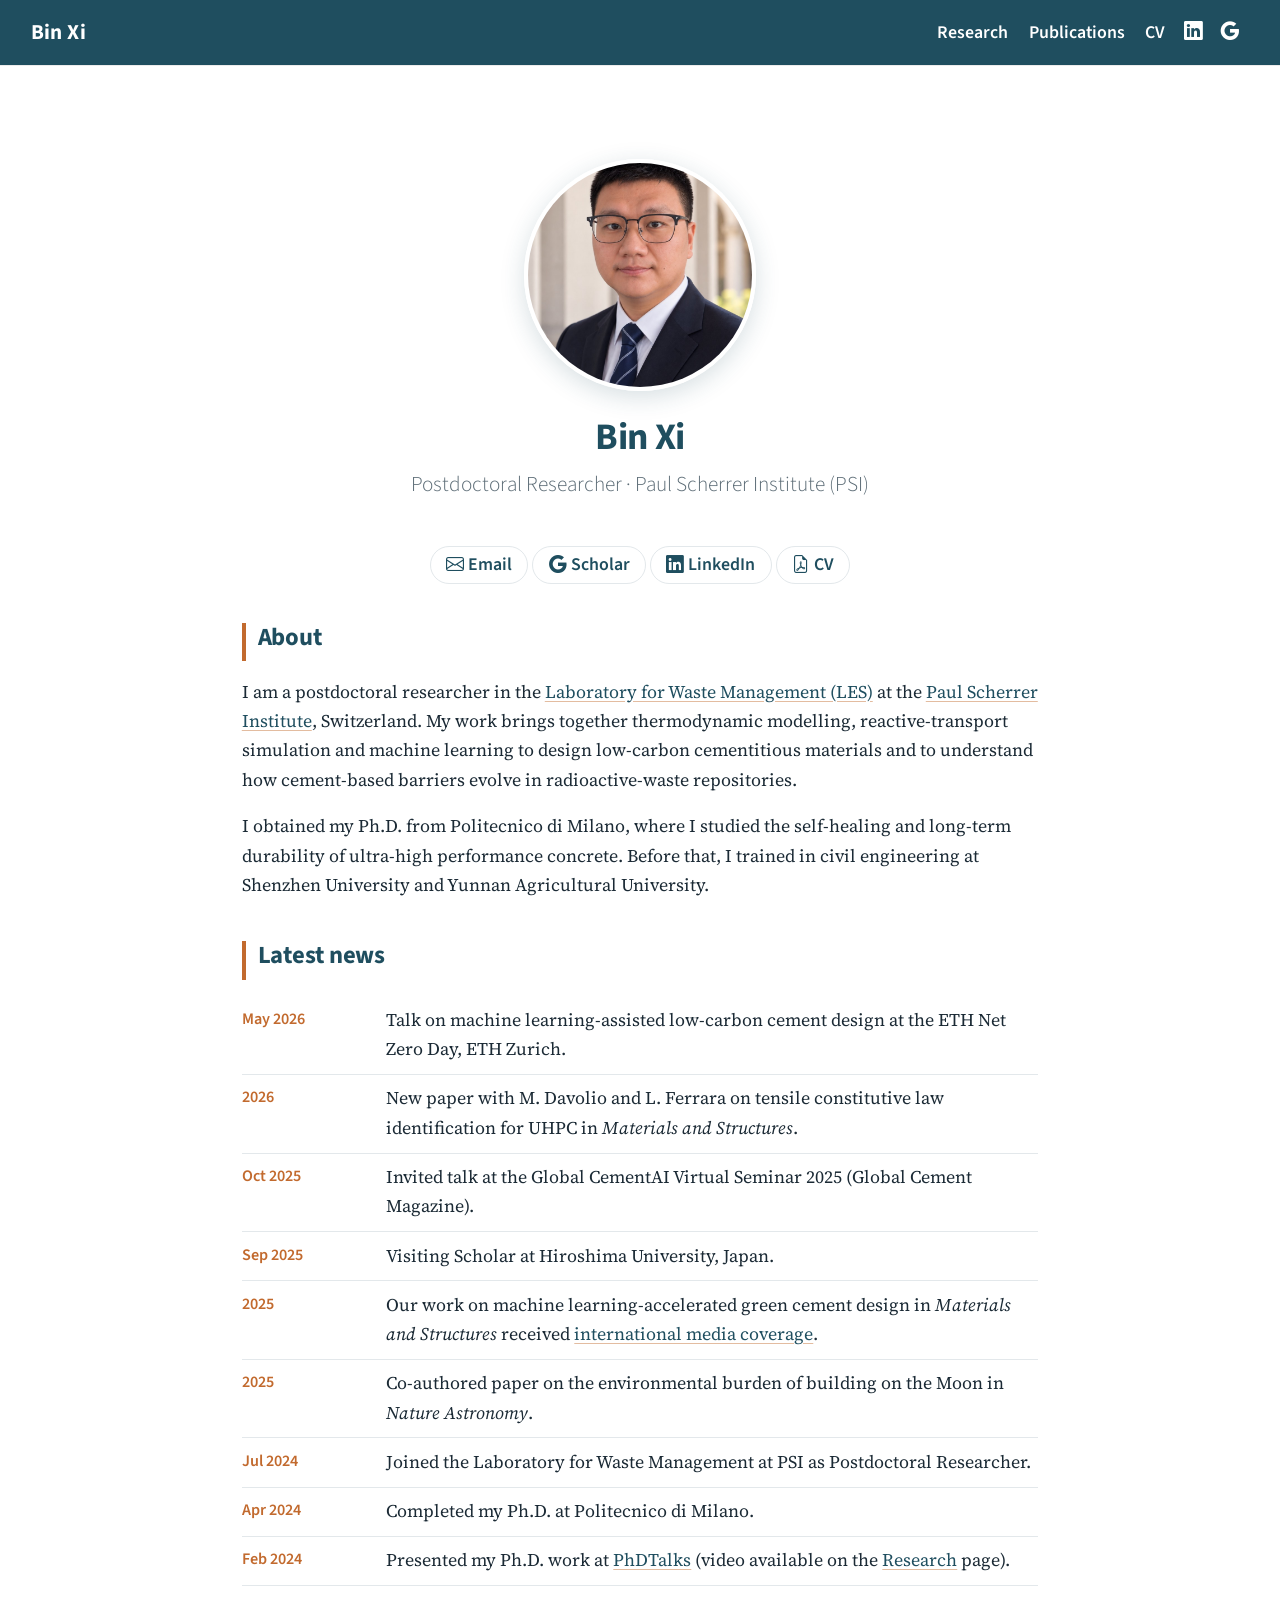
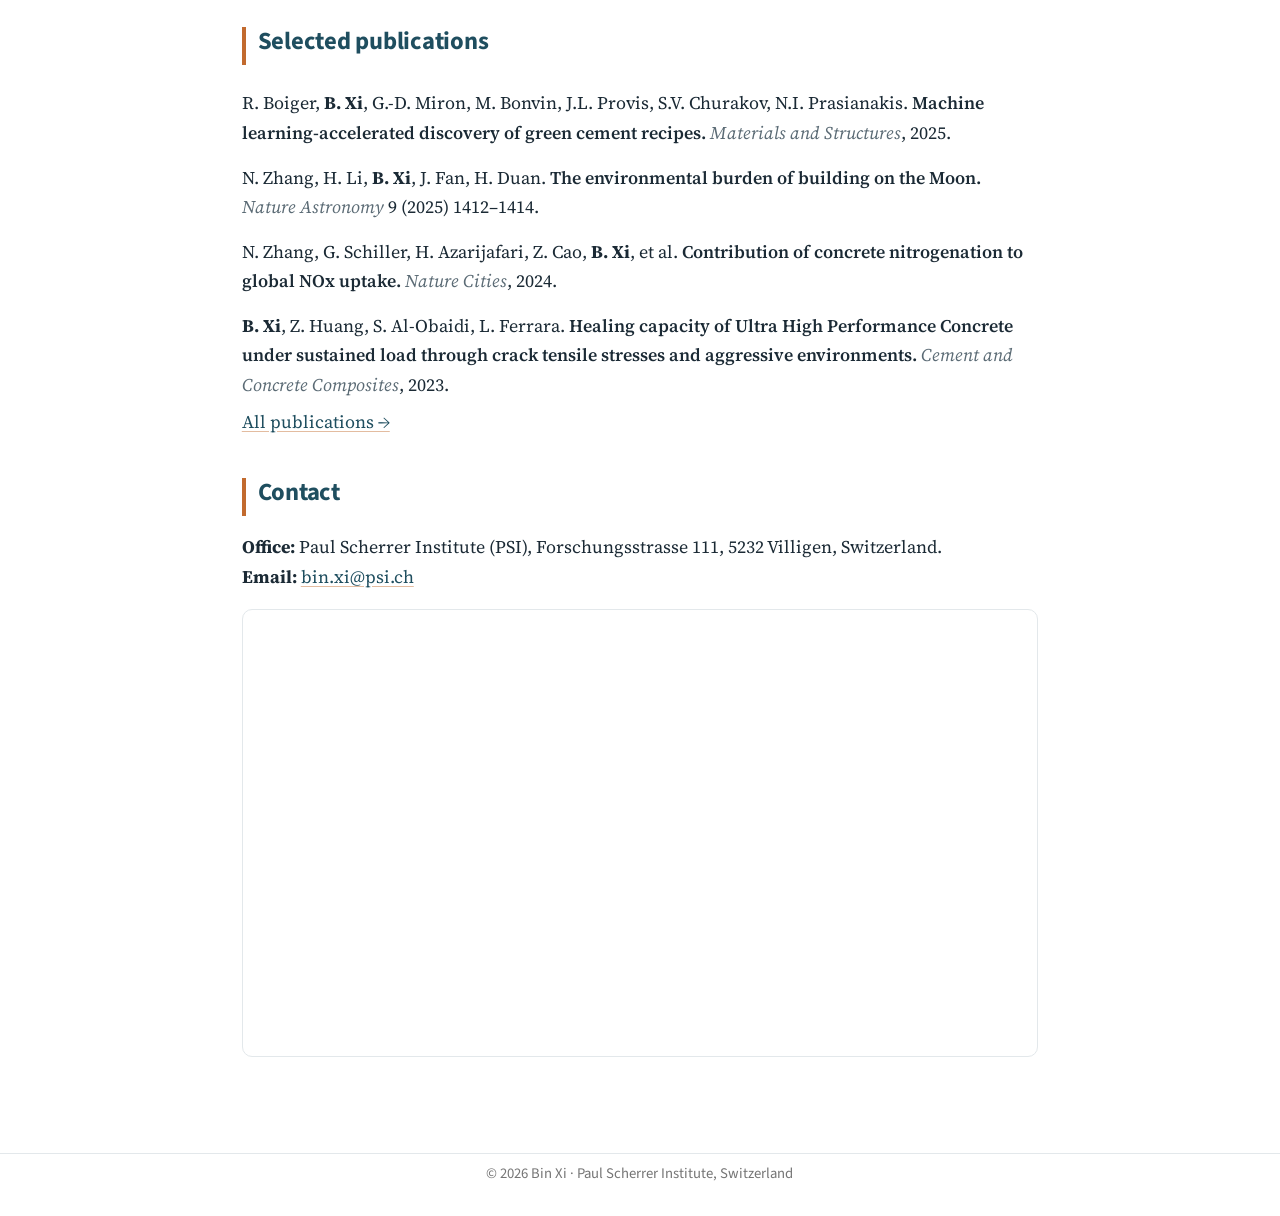
<file: index.html>
<!DOCTYPE html>
<html xmlns="http://www.w3.org/1999/xhtml" lang="en" xml:lang="en"><head>

<meta charset="utf-8">
<meta name="generator" content="quarto-1.10.18">

<meta name="viewport" content="width=device-width, initial-scale=1.0, user-scalable=yes">


<title>Bin Xi</title>
<style>
/* Default styles provided by pandoc.
** See https://pandoc.org/MANUAL.html#variables-for-html for config info.
*/
span.smallcaps{font-variant: small-caps;}
div.columns{display: flex; gap: 1.5em;}
div.column{flex: auto;}
@media screen {
div.columns{gap: min(4vw, 1.5em);}
div.column{overflow-x: auto;}
}
div.hanging-indent{margin-left: 1.5em; text-indent: -1.5em;}
ul.task-list{list-style: none;}
ul.task-list li input[type="checkbox"] {
  width: 0.8em;
  margin: 0 0.8em 0.2em -1em; /* quarto-specific, see https://github.com/quarto-dev/quarto-cli/issues/4556 */ 
  vertical-align: middle;
}
</style>


<script src="site_libs/quarto-nav/quarto-nav.js"></script>
<script src="site_libs/quarto-nav/headroom.min.js"></script>
<link href="./img/profile.jpg" rel="icon" type="image/jpeg">
<script src="site_libs/clipboard/clipboard.min.js"></script>
<script src="site_libs/quarto-html/quarto.js" type="module"></script>
<script src="site_libs/quarto-html/tabsets/tabsets.js" type="module"></script>
<script src="site_libs/quarto-html/popper.min.js"></script>
<script src="site_libs/quarto-html/tippy.umd.min.js"></script>
<link href="site_libs/quarto-html/tippy.css" rel="stylesheet">
<link href="site_libs/quarto-html/quarto-syntax-highlighting-64a204ab8560d761af7679ceaba22944.css" rel="stylesheet" id="quarto-text-highlighting-styles">
<script src="site_libs/bootstrap/bootstrap.min.js"></script>
<link href="site_libs/bootstrap/bootstrap-icons.css" rel="stylesheet">
<link href="site_libs/bootstrap/bootstrap-9de91b221978290f16c9a20ebdb90297.min.css" rel="stylesheet" append-hash="true" id="quarto-bootstrap" data-mode="light">
<script id="quarto-search-options" type="application/json">{
  "language": {
    "search-no-results-text": "No results",
    "search-matching-documents-text": "matching documents",
    "search-copy-link-title": "Copy link to search",
    "search-hide-matches-text": "Hide additional matches",
    "search-more-match-text": "more match in this document",
    "search-more-matches-text": "more matches in this document",
    "search-clear-button-title": "Clear",
    "search-text-placeholder": "",
    "search-detached-cancel-button-title": "Cancel",
    "search-submit-button-title": "Submit",
    "search-label": "Search"
  }
}</script>
<link rel="preconnect" href="https://fonts.googleapis.com">
<link rel="stylesheet" href="https://fonts.googleapis.com/css2?family=Source+Sans+3:wght@400;600;700&amp;family=Source+Serif+4:opsz,wght@8..60,400;8..60,600&amp;display=swap">


<link rel="stylesheet" href="styles.css">
</head>

<body class="nav-fixed fullcontent quarto-light">

<div id="quarto-search-results"></div>
  <header id="quarto-header" class="headroom fixed-top">
    <nav class="navbar navbar-expand-lg " data-bs-theme="dark">
      <div class="navbar-container container-fluid">
      <div class="navbar-brand-container mx-auto">
    <a class="navbar-brand" href="./index.html">
    <span class="navbar-title">Bin Xi</span>
    </a>
  </div>
          <button class="navbar-toggler" type="button" data-bs-toggle="collapse" data-bs-target="#navbarCollapse" aria-controls="navbarCollapse" role="menu" aria-expanded="false" aria-label="Toggle navigation" onclick="if (window.quartoToggleHeadroom) { window.quartoToggleHeadroom(); }">
  <span class="navbar-toggler-icon"></span>
</button>
          <div class="collapse navbar-collapse" id="navbarCollapse">
            <ul class="navbar-nav navbar-nav-scroll ms-auto">
  <li class="nav-item">
    <a class="nav-link" href="./research/index.html"> 
<span class="menu-text">Research</span></a>
  </li>  
  <li class="nav-item">
    <a class="nav-link" href="./publications/index.html"> 
<span class="menu-text">Publications</span></a>
  </li>  
  <li class="nav-item">
    <a class="nav-link" href="./cv/index.html"> 
<span class="menu-text">CV</span></a>
  </li>  
  <li class="nav-item compact">
    <a class="nav-link" href="https://www.linkedin.com/in/bin-xi-845126198/"> <i class="bi bi-linkedin" role="img" aria-label="LinkedIn">
</i> 
<span class="menu-text"></span></a>
  </li>  
  <li class="nav-item compact">
    <a class="nav-link" href="https://scholar.google.com.hk/citations?user=9k0KQtoAAAAJ&amp;hl=en"> <i class="bi bi-google" role="img" aria-label="Google Scholar">
</i> 
<span class="menu-text"></span></a>
  </li>  
</ul>
          </div> <!-- /navcollapse -->
            <div class="quarto-navbar-tools">
</div>
      </div> <!-- /container-fluid -->
    </nav>
</header>
<!-- content -->
<div id="quarto-content" class="quarto-container page-columns page-rows-contents page-layout-article page-navbar">
<!-- sidebar -->
<!-- margin-sidebar -->
    
<!-- main -->
<div class="quarto-about-jolla">
  <img src="img/profile.jpg" class="about-image
  round " style="height: 13em; width: 13em;">
 <header id="title-block-header" class="quarto-title-block default">
<div class="quarto-title">
<h1 class="title">Bin Xi</h1>
<p class="subtitle lead">Postdoctoral Researcher · Paul Scherrer Institute (PSI)</p>
</div>
<div class="quarto-title-meta">
  </div>
</header><main class="content" id="quarto-document-content">
<div class="hero-links">
<p><a href="mailto:bin.xi@psi.ch"><i class="bi bi-envelope"></i> Email</a> <a href="https://scholar.google.com.hk/citations?user=9k0KQtoAAAAJ&amp;hl=en"><i class="bi bi-google"></i> Scholar</a> <a href="https://www.linkedin.com/in/bin-xi-845126198/"><i class="bi bi-linkedin"></i> LinkedIn</a> <a href="papers/Bin_Xi_CV.pdf"><i class="bi bi-file-earmark-pdf"></i> CV</a></p>
</div>
<section id="about" class="level2">
<h2 data-anchor-id="about">About</h2>
<p>I am a postdoctoral researcher in the <a href="https://www.psi.ch/en/les">Laboratory for Waste Management (LES)</a> at the <a href="https://www.psi.ch/en">Paul Scherrer Institute</a>, Switzerland. My work brings together thermodynamic modelling, reactive-transport simulation and machine learning to design low-carbon cementitious materials and to understand how cement-based barriers evolve in radioactive-waste repositories.</p>
<p>I obtained my Ph.D.&nbsp;from Politecnico di Milano, where I studied the self-healing and long-term durability of ultra-high performance concrete. Before that, I trained in civil engineering at Shenzhen University and Yunnan Agricultural University.</p>
</section>
<section id="latest-news" class="level2">
<h2 data-anchor-id="latest-news">Latest news</h2>
<ul class="news">
<li>
<span class="news-date">May 2026</span><span>Talk on machine learning-assisted low-carbon cement design at the ETH Net Zero Day, ETH Zurich.</span>
</li>
<li>
<span class="news-date">2026</span><span>New paper with M. Davolio and L. Ferrara on tensile constitutive law identification for UHPC in <em>Materials and Structures</em>.</span>
</li>
<li>
<span class="news-date">Oct 2025</span><span>Invited talk at the Global CementAI Virtual Seminar 2025 (Global Cement Magazine).</span>
</li>
<li>
<span class="news-date">Sep 2025</span><span>Visiting Scholar at Hiroshima University, Japan.</span>
</li>
<li>
<span class="news-date">2025</span><span>Our work on machine learning-accelerated green cement design in <em>Materials and Structures</em> received <a href="https://www.linkedin.com/feed/update/urn:li:share:7341001446038908931/">international media coverage</a>.</span>
</li>
<li>
<span class="news-date">2025</span><span>Co-authored paper on the environmental burden of building on the Moon in <em>Nature Astronomy</em>.</span>
</li>
<li>
<span class="news-date">Jul 2024</span><span>Joined the Laboratory for Waste Management at PSI as Postdoctoral Researcher.</span>
</li>
<li>
<span class="news-date">Apr 2024</span><span>Completed my Ph.D.&nbsp;at Politecnico di Milano.</span>
</li>
<li>
<span class="news-date">Feb 2024</span><span>Presented my Ph.D.&nbsp;work at <a href="https://www.youtube.com/watch?v=-aVcs7i1EV4">PhDTalks</a> (video available on the <a href="./research/index.html#talks-and-videos">Research</a> page).</span>
</li>
</ul>
</section>
<section id="selected-publications" class="level2">
<h2 data-anchor-id="selected-publications">Selected publications</h2>
<ul class="pubs">
<li>
R. Boiger, <strong>B. Xi</strong>, G.-D. Miron, M. Bonvin, J.L. Provis, S.V. Churakov, N.I. Prasianakis. <span class="pub-title">Machine learning-accelerated discovery of green cement recipes.</span> <span class="pub-venue">Materials and Structures</span>, 2025.
</li>
<li>
N. Zhang, H. Li, <strong>B. Xi</strong>, J. Fan, H. Duan. <span class="pub-title">The environmental burden of building on the Moon.</span> <span class="pub-venue">Nature Astronomy</span> 9 (2025) 1412–1414.
</li>
<li>
N. Zhang, G. Schiller, H. Azarijafari, Z. Cao, <strong>B. Xi</strong>, et al.&nbsp;<span class="pub-title">Contribution of concrete nitrogenation to global NOx uptake.</span> <span class="pub-venue">Nature Cities</span>, 2024.
</li>
<li>
<strong>B. Xi</strong>, Z. Huang, S. Al-Obaidi, L. Ferrara. <span class="pub-title">Healing capacity of Ultra High Performance Concrete under sustained load through crack tensile stresses and aggressive environments.</span> <span class="pub-venue">Cement and Concrete Composites</span>, 2023.
</li>
</ul>
<p><a href="./publications/index.html">All publications →</a></p>
</section>
<section id="contact" class="level2">
<h2 data-anchor-id="contact">Contact</h2>
<p><strong>Office:</strong> Paul Scherrer Institute (PSI), Forschungsstrasse 111, 5232 Villigen, Switzerland.<br> <strong>Email:</strong> <a href="mailto:bin.xi@psi.ch">bin.xi@psi.ch</a></p>
<div class="map-wrap">
<iframe src="https://maps.google.com/maps?q=Paul%20Scherrer%20Institut%2C%20Forschungsstrasse%20111%2C%205232%20Villigen&amp;z=14&amp;output=embed" title="Map of the Paul Scherrer Institute" loading="lazy" allowfullscreen="" referrerpolicy="strict-origin-when-cross-origin">
</iframe>
</div>


</section>
</main>  
</div>
 <!-- /main -->
<script id="quarto-html-after-body" type="application/javascript">
  window.document.addEventListener("DOMContentLoaded", function (event) {
    const isCodeAnnotation = (el) => {
      for (const clz of el.classList) {
        if (clz.startsWith('code-annotation-')) {                     
          return true;
        }
      }
      return false;
    }
    const onCopySuccess = function(e) {
      // button target
      const button = e.trigger;
      // don't keep focus
      button.blur();
      // flash "checked"
      button.classList.add('code-copy-button-checked');
      var currentTitle = button.getAttribute("title");
      button.setAttribute("title", "Copied!");
      let tooltip;
      if (window.bootstrap) {
        button.setAttribute("data-bs-toggle", "tooltip");
        button.setAttribute("data-bs-placement", "left");
        button.setAttribute("data-bs-title", "Copied!");
        tooltip = new bootstrap.Tooltip(button, 
          { trigger: "manual", 
            customClass: "code-copy-button-tooltip",
            offset: [0, -8]});
        tooltip.show();    
      }
      setTimeout(function() {
        if (tooltip) {
          tooltip.hide();
          button.removeAttribute("data-bs-title");
          button.removeAttribute("data-bs-toggle");
          button.removeAttribute("data-bs-placement");
        }
        button.setAttribute("title", currentTitle);
        button.classList.remove('code-copy-button-checked');
      }, 1000);
      // clear code selection
      e.clearSelection();
    }
    const getTextToCopy = function(trigger) {
      const outerScaffold = trigger.parentElement.cloneNode(true);
      const codeEl = outerScaffold.querySelector('code');
      for (const childEl of codeEl.children) {
        if (isCodeAnnotation(childEl)) {
          childEl.remove();
        }
      }
      return codeEl.innerText;
    }
    const clipboard = new window.ClipboardJS('.code-copy-button:not([data-in-quarto-modal])', {
      text: getTextToCopy
    });
    clipboard.on('success', onCopySuccess);
    if (window.document.getElementById('quarto-embedded-source-code-modal')) {
      const clipboardModal = new window.ClipboardJS('.code-copy-button[data-in-quarto-modal]', {
        text: getTextToCopy,
        container: window.document.getElementById('quarto-embedded-source-code-modal')
      });
      clipboardModal.on('success', onCopySuccess);
    }
      var localhostRegex = new RegExp(/^(?:http|https):\/\/localhost\:?[0-9]*\//);
      var mailtoRegex = new RegExp(/^mailto:/);
        var filterRegex = new RegExp('/' + window.location.host + '/');
      var isInternal = (href) => {
          return filterRegex.test(href) || localhostRegex.test(href) || mailtoRegex.test(href);
      }
      // Inspect non-navigation links and adorn them if external
     var links = window.document.querySelectorAll('a[href]:not(.nav-link):not(.navbar-brand):not(.toc-action):not(.sidebar-link):not(.sidebar-item-toggle):not(.pagination-link):not(.no-external):not([aria-hidden]):not(.dropdown-item):not(.quarto-navigation-tool):not(.about-link)');
      for (var i=0; i<links.length; i++) {
        const link = links[i];
        if (!isInternal(link.href)) {
          // undo the damage that might have been done by quarto-nav.js in the case of
          // links that we want to consider external
          if (link.dataset.originalHref !== undefined) {
            link.href = link.dataset.originalHref;
          }
        }
      }
    function tippyHover(el, contentFn, onTriggerFn, onUntriggerFn) {
      const config = {
        allowHTML: true,
        maxWidth: 500,
        delay: 100,
        arrow: false,
        appendTo: function(el) {
            return el.parentElement;
        },
        interactive: true,
        interactiveBorder: 10,
        theme: 'quarto',
        placement: 'bottom-start',
      };
      if (contentFn) {
        config.content = contentFn;
      }
      if (onTriggerFn) {
        config.onTrigger = onTriggerFn;
      }
      if (onUntriggerFn) {
        config.onUntrigger = onUntriggerFn;
      }
      window.tippy(el, config); 
    }
    const noterefs = window.document.querySelectorAll('a[role="doc-noteref"]');
    for (var i=0; i<noterefs.length; i++) {
      const ref = noterefs[i];
      tippyHover(ref, function() {
        // use id or data attribute instead here
        let href = ref.getAttribute('data-footnote-href') || ref.getAttribute('href');
        try { href = new URL(href).hash; } catch {}
        const id = href.replace(/^#\/?/, "");
        const note = window.document.getElementById(id);
        if (note) {
          return note.innerHTML;
        } else {
          return "";
        }
      });
    }
    const xrefs = window.document.querySelectorAll('a.quarto-xref');
    const processXRef = (id, note) => {
      // Strip column container classes
      const stripColumnClz = (el) => {
        el.classList.remove("page-full", "page-columns");
        if (el.children) {
          for (const child of el.children) {
            stripColumnClz(child);
          }
        }
      }
      stripColumnClz(note)
      if (id === null || id.startsWith('sec-')) {
        // Special case sections, only their first couple elements
        const container = document.createElement("div");
        if (note.children && note.children.length > 2) {
          container.appendChild(note.children[0].cloneNode(true));
          for (let i = 1; i < note.children.length; i++) {
            const child = note.children[i];
            if (child.tagName === "P" && child.innerText === "") {
              continue;
            } else {
              container.appendChild(child.cloneNode(true));
              break;
            }
          }
          if (window.Quarto?.typesetMath) {
            window.Quarto.typesetMath(container);
          }
          return container.innerHTML
        } else {
          if (window.Quarto?.typesetMath) {
            window.Quarto.typesetMath(note);
          }
          return note.innerHTML;
        }
      } else {
        // Remove any anchor links if they are present
        const anchorLink = note.querySelector('a.anchorjs-link');
        if (anchorLink) {
          anchorLink.remove();
        }
        if (window.Quarto?.typesetMath) {
          window.Quarto.typesetMath(note);
        }
        if (note.classList.contains("callout")) {
          return note.outerHTML;
        } else {
          return note.innerHTML;
        }
      }
    }
    for (var i=0; i<xrefs.length; i++) {
      const xref = xrefs[i];
      tippyHover(xref, undefined, function(instance) {
        instance.disable();
        let url = xref.getAttribute('href');
        let hash = undefined; 
        if (url.startsWith('#')) {
          hash = url;
        } else {
          try { hash = new URL(url).hash; } catch {}
        }
        if (hash) {
          const id = hash.replace(/^#\/?/, "");
          const note = window.document.getElementById(id);
          if (note !== null) {
            try {
              const html = processXRef(id, note.cloneNode(true));
              instance.setContent(html);
            } finally {
              instance.enable();
              instance.show();
            }
          } else {
            // See if we can fetch this
            fetch(url.split('#')[0])
            .then(res => res.text())
            .then(html => {
              const parser = new DOMParser();
              const htmlDoc = parser.parseFromString(html, "text/html");
              const note = htmlDoc.getElementById(id);
              if (note !== null) {
                const html = processXRef(id, note);
                instance.setContent(html);
              } 
            }).finally(() => {
              instance.enable();
              instance.show();
            });
          }
        } else {
          // See if we can fetch a full url (with no hash to target)
          // This is a special case and we should probably do some content thinning / targeting
          fetch(url)
          .then(res => res.text())
          .then(html => {
            const parser = new DOMParser();
            const htmlDoc = parser.parseFromString(html, "text/html");
            const note = htmlDoc.querySelector('main.content');
            if (note !== null) {
              // This should only happen for chapter cross references
              // (since there is no id in the URL)
              // remove the first header
              if (note.children.length > 0 && note.children[0].tagName === "HEADER") {
                note.children[0].remove();
              }
              const html = processXRef(null, note);
              instance.setContent(html);
            } 
          }).finally(() => {
            instance.enable();
            instance.show();
          });
        }
      }, function(instance) {
      });
    }
        let selectedAnnoteEl;
        const selectorForAnnotation = ( cell, annotation) => {
          let cellAttr = 'data-code-cell="' + cell + '"';
          let lineAttr = 'data-code-annotation="' +  annotation + '"';
          const selector = 'span[' + cellAttr + '][' + lineAttr + ']';
          return selector;
        }
        const selectCodeLines = (annoteEl) => {
          const doc = window.document;
          const targetCell = annoteEl.getAttribute("data-target-cell");
          const targetAnnotation = annoteEl.getAttribute("data-target-annotation");
          const annoteSpan = window.document.querySelector(selectorForAnnotation(targetCell, targetAnnotation));
          const lines = annoteSpan.getAttribute("data-code-lines").split(",");
          const lineIds = lines.map((line) => {
            return targetCell + "-" + line;
          })
          let top = null;
          let height = null;
          let parent = null;
          if (lineIds.length > 0) {
              //compute the position of the single el (top and bottom and make a div)
              const el = window.document.getElementById(lineIds[0]);
              top = el.offsetTop;
              height = el.offsetHeight;
              parent = el.parentElement.parentElement;
            if (lineIds.length > 1) {
              const lastEl = window.document.getElementById(lineIds[lineIds.length - 1]);
              const bottom = lastEl.offsetTop + lastEl.offsetHeight;
              height = bottom - top;
            }
            if (top !== null && height !== null && parent !== null) {
              // cook up a div (if necessary) and position it 
              let div = window.document.getElementById("code-annotation-line-highlight");
              if (div === null) {
                div = window.document.createElement("div");
                div.setAttribute("id", "code-annotation-line-highlight");
                div.style.position = 'absolute';
                parent.appendChild(div);
              }
              div.style.top = top - 2 + "px";
              div.style.height = height + 4 + "px";
              div.style.left = 0;
              let gutterDiv = window.document.getElementById("code-annotation-line-highlight-gutter");
              if (gutterDiv === null) {
                gutterDiv = window.document.createElement("div");
                gutterDiv.setAttribute("id", "code-annotation-line-highlight-gutter");
                gutterDiv.style.position = 'absolute';
                const codeCell = window.document.getElementById(targetCell);
                const gutter = codeCell.querySelector('.code-annotation-gutter');
                gutter.appendChild(gutterDiv);
              }
              gutterDiv.style.top = top - 2 + "px";
              gutterDiv.style.height = height + 4 + "px";
            }
            selectedAnnoteEl = annoteEl;
          }
        };
        const unselectCodeLines = () => {
          const elementsIds = ["code-annotation-line-highlight", "code-annotation-line-highlight-gutter"];
          elementsIds.forEach((elId) => {
            const div = window.document.getElementById(elId);
            if (div) {
              div.remove();
            }
          });
          selectedAnnoteEl = undefined;
        };
          // Handle positioning of the toggle
      window.addEventListener(
        "resize",
        throttle(() => {
          elRect = undefined;
          if (selectedAnnoteEl) {
            selectCodeLines(selectedAnnoteEl);
          }
        }, 10)
      );
      function throttle(fn, ms) {
      let throttle = false;
      let timer;
        return (...args) => {
          if(!throttle) { // first call gets through
              fn.apply(this, args);
              throttle = true;
          } else { // all the others get throttled
              if(timer) clearTimeout(timer); // cancel #2
              timer = setTimeout(() => {
                fn.apply(this, args);
                timer = throttle = false;
              }, ms);
          }
        };
      }
        // Attach click handler to the DT
        const annoteDls = window.document.querySelectorAll('dt[data-target-cell]');
        for (const annoteDlNode of annoteDls) {
          annoteDlNode.addEventListener('click', (event) => {
            const clickedEl = event.target;
            if (clickedEl !== selectedAnnoteEl) {
              unselectCodeLines();
              const activeEl = window.document.querySelector('dt[data-target-cell].code-annotation-active');
              if (activeEl) {
                activeEl.classList.remove('code-annotation-active');
              }
              selectCodeLines(clickedEl);
              clickedEl.classList.add('code-annotation-active');
            } else {
              // Unselect the line
              unselectCodeLines();
              clickedEl.classList.remove('code-annotation-active');
            }
          });
        }
    const findCites = (el) => {
      const parentEl = el.parentElement;
      if (parentEl) {
        const cites = parentEl.dataset.cites;
        if (cites) {
          return {
            el,
            cites: cites.split(' ')
          };
        } else {
          return findCites(el.parentElement)
        }
      } else {
        return undefined;
      }
    };
    var bibliorefs = window.document.querySelectorAll('a[role="doc-biblioref"]');
    for (var i=0; i<bibliorefs.length; i++) {
      const ref = bibliorefs[i];
      const citeInfo = findCites(ref);
      if (citeInfo) {
        tippyHover(citeInfo.el, function() {
          var popup = window.document.createElement('div');
          citeInfo.cites.forEach(function(cite) {
            var citeDiv = window.document.createElement('div');
            citeDiv.classList.add('hanging-indent');
            citeDiv.classList.add('csl-entry');
            var biblioDiv = window.document.getElementById('ref-' + cite);
            if (biblioDiv) {
              citeDiv.innerHTML = biblioDiv.innerHTML;
            }
            popup.appendChild(citeDiv);
          });
          return popup.innerHTML;
        });
      }
    }
  });
  </script>
</div> <!-- /content -->
<footer class="footer">
  <div class="nav-footer">
    <div class="nav-footer-left">
      &nbsp;
    </div>   
    <div class="nav-footer-center">
<p>© 2026 Bin Xi · Paul Scherrer Institute, Switzerland</p>
</div>
    <div class="nav-footer-right">
      &nbsp;
    </div>
  </div>
</footer>




</body></html>
</file>
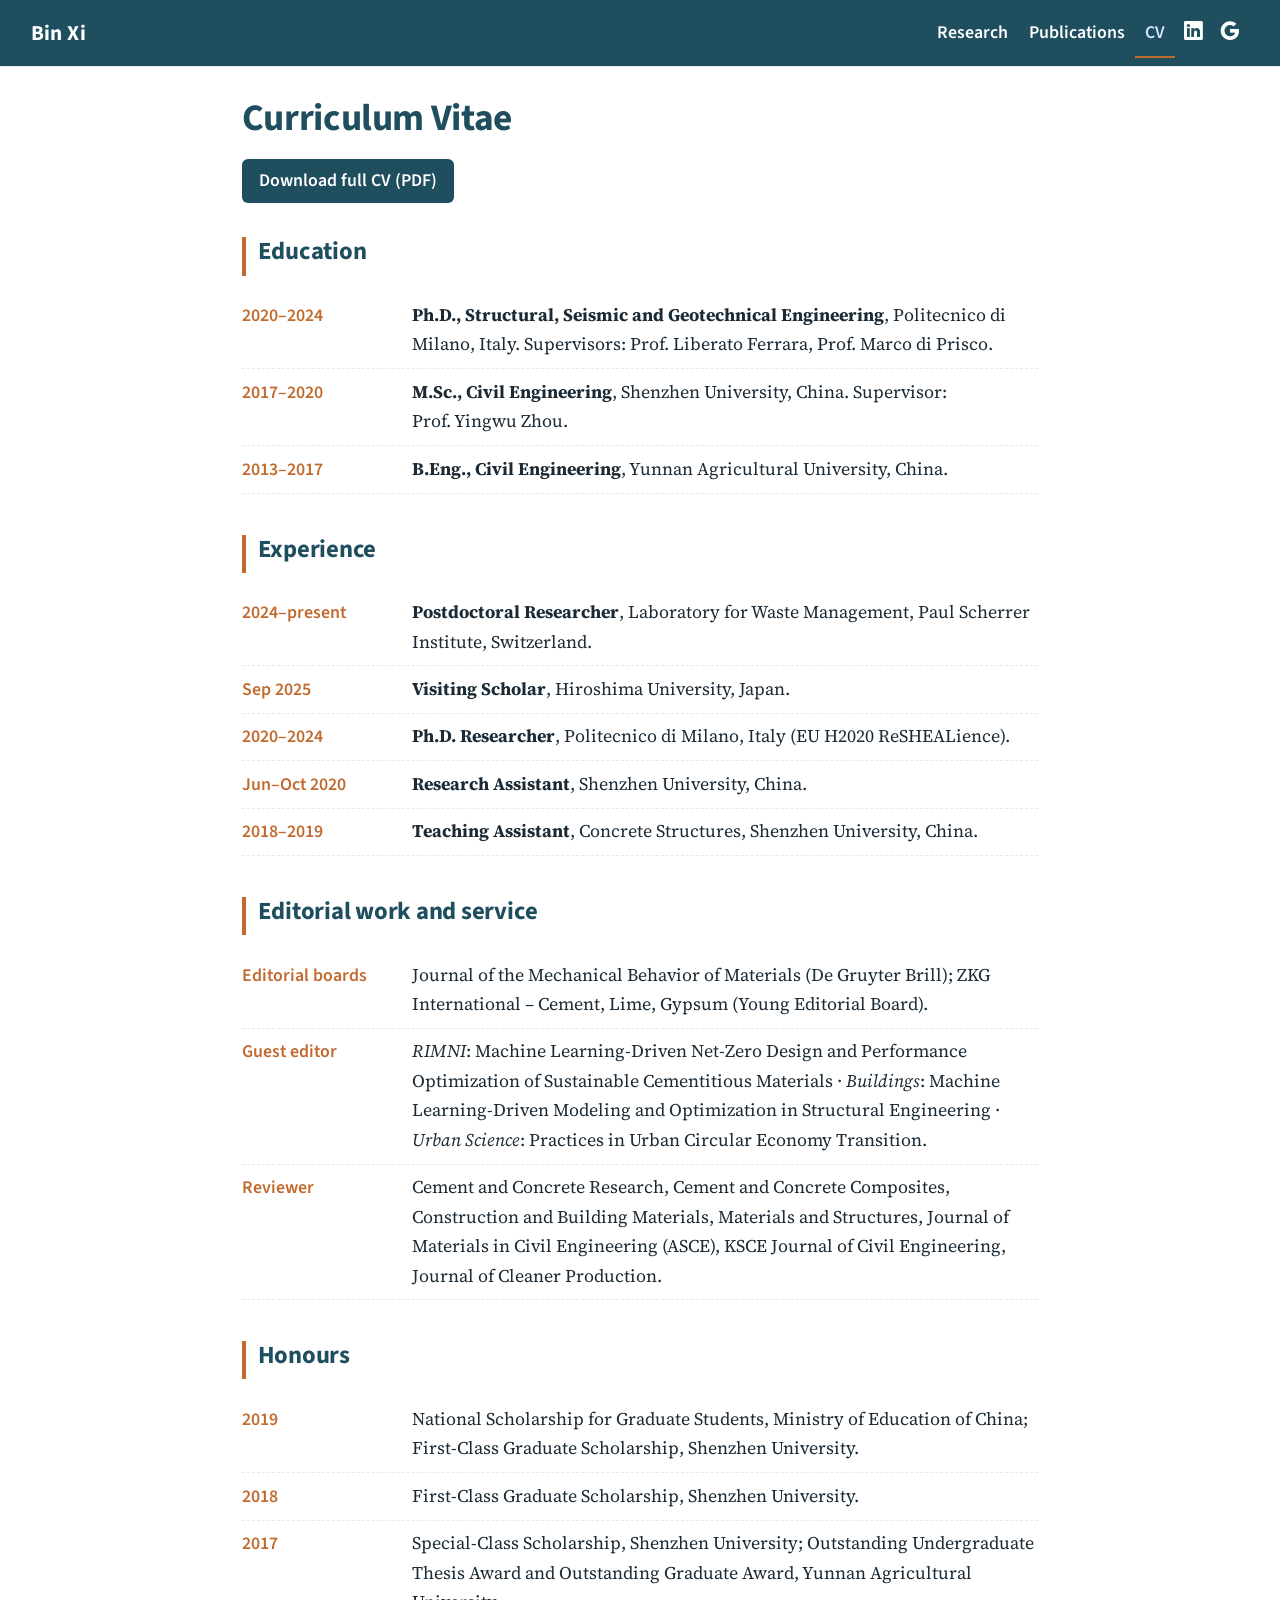
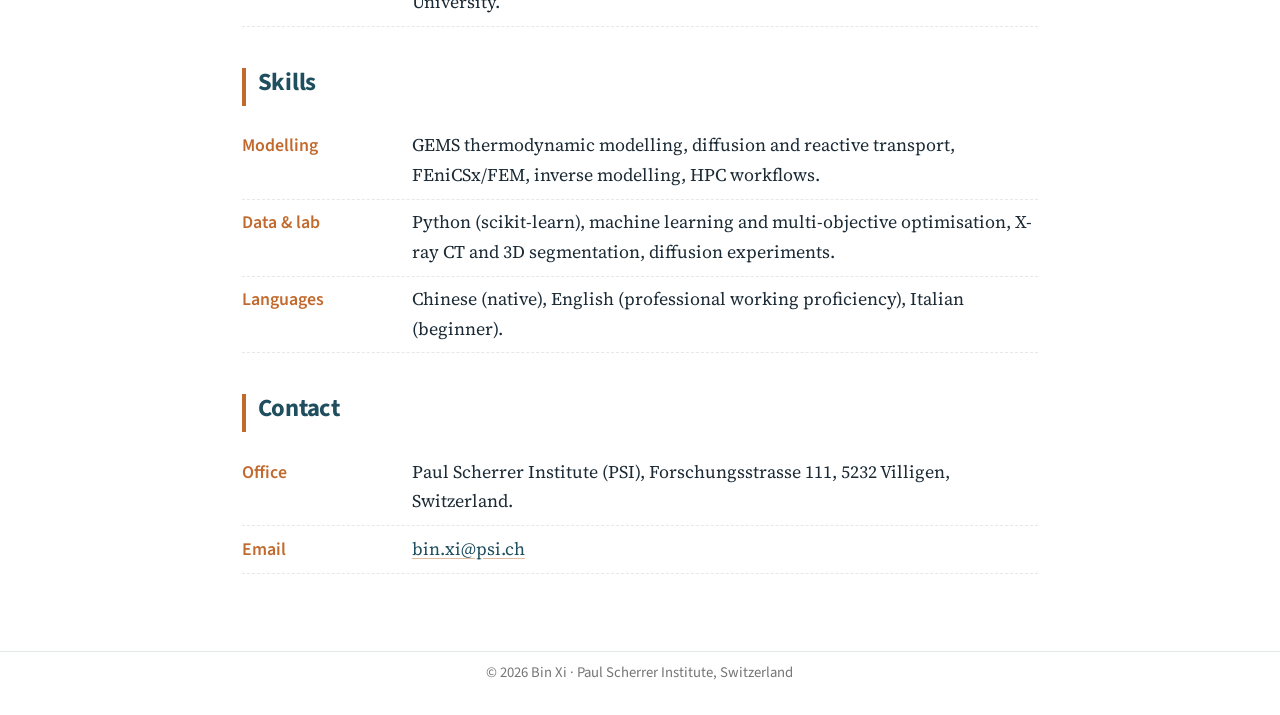
<file: cv/index.html>
<!DOCTYPE html>
<html xmlns="http://www.w3.org/1999/xhtml" lang="en" xml:lang="en"><head>

<meta charset="utf-8">
<meta name="generator" content="quarto-1.10.18">

<meta name="viewport" content="width=device-width, initial-scale=1.0, user-scalable=yes">


<title>Curriculum Vitae – Bin Xi</title>
<style>
/* Default styles provided by pandoc.
** See https://pandoc.org/MANUAL.html#variables-for-html for config info.
*/
span.smallcaps{font-variant: small-caps;}
div.columns{display: flex; gap: 1.5em;}
div.column{flex: auto;}
@media screen {
div.columns{gap: min(4vw, 1.5em);}
div.column{overflow-x: auto;}
}
div.hanging-indent{margin-left: 1.5em; text-indent: -1.5em;}
ul.task-list{list-style: none;}
ul.task-list li input[type="checkbox"] {
  width: 0.8em;
  margin: 0 0.8em 0.2em -1em; /* quarto-specific, see https://github.com/quarto-dev/quarto-cli/issues/4556 */ 
  vertical-align: middle;
}
</style>


<script src="../site_libs/quarto-nav/quarto-nav.js"></script>
<script src="../site_libs/quarto-nav/headroom.min.js"></script>
<link href="../img/profile.jpg" rel="icon" type="image/jpeg">
<script src="../site_libs/clipboard/clipboard.min.js"></script>
<script src="../site_libs/quarto-html/quarto.js" type="module"></script>
<script src="../site_libs/quarto-html/tabsets/tabsets.js" type="module"></script>
<script src="../site_libs/quarto-html/popper.min.js"></script>
<script src="../site_libs/quarto-html/tippy.umd.min.js"></script>
<script src="../site_libs/quarto-html/anchor.min.js"></script>
<link href="../site_libs/quarto-html/tippy.css" rel="stylesheet">
<link href="../site_libs/quarto-html/quarto-syntax-highlighting-64a204ab8560d761af7679ceaba22944.css" rel="stylesheet" id="quarto-text-highlighting-styles">
<script src="../site_libs/bootstrap/bootstrap.min.js"></script>
<link href="../site_libs/bootstrap/bootstrap-icons.css" rel="stylesheet">
<link href="../site_libs/bootstrap/bootstrap-9de91b221978290f16c9a20ebdb90297.min.css" rel="stylesheet" append-hash="true" id="quarto-bootstrap" data-mode="light">
<script id="quarto-search-options" type="application/json">{
  "language": {
    "search-no-results-text": "No results",
    "search-matching-documents-text": "matching documents",
    "search-copy-link-title": "Copy link to search",
    "search-hide-matches-text": "Hide additional matches",
    "search-more-match-text": "more match in this document",
    "search-more-matches-text": "more matches in this document",
    "search-clear-button-title": "Clear",
    "search-text-placeholder": "",
    "search-detached-cancel-button-title": "Cancel",
    "search-submit-button-title": "Submit",
    "search-label": "Search"
  }
}</script>
<link rel="preconnect" href="https://fonts.googleapis.com">
<link rel="stylesheet" href="https://fonts.googleapis.com/css2?family=Source+Sans+3:wght@400;600;700&amp;family=Source+Serif+4:opsz,wght@8..60,400;8..60,600&amp;display=swap">


<link rel="stylesheet" href="../styles.css">
</head>

<body class="nav-fixed fullcontent quarto-light">

<div id="quarto-search-results"></div>
  <header id="quarto-header" class="headroom fixed-top">
    <nav class="navbar navbar-expand-lg " data-bs-theme="dark">
      <div class="navbar-container container-fluid">
      <div class="navbar-brand-container mx-auto">
    <a class="navbar-brand" href="../index.html">
    <span class="navbar-title">Bin Xi</span>
    </a>
  </div>
          <button class="navbar-toggler" type="button" data-bs-toggle="collapse" data-bs-target="#navbarCollapse" aria-controls="navbarCollapse" role="menu" aria-expanded="false" aria-label="Toggle navigation" onclick="if (window.quartoToggleHeadroom) { window.quartoToggleHeadroom(); }">
  <span class="navbar-toggler-icon"></span>
</button>
          <div class="collapse navbar-collapse" id="navbarCollapse">
            <ul class="navbar-nav navbar-nav-scroll ms-auto">
  <li class="nav-item">
    <a class="nav-link" href="../research/index.html"> 
<span class="menu-text">Research</span></a>
  </li>  
  <li class="nav-item">
    <a class="nav-link" href="../publications/index.html"> 
<span class="menu-text">Publications</span></a>
  </li>  
  <li class="nav-item">
    <a class="nav-link active" href="../cv/index.html" aria-current="page"> 
<span class="menu-text">CV</span></a>
  </li>  
  <li class="nav-item compact">
    <a class="nav-link" href="https://www.linkedin.com/in/bin-xi-845126198/"> <i class="bi bi-linkedin" role="img" aria-label="LinkedIn">
</i> 
<span class="menu-text"></span></a>
  </li>  
  <li class="nav-item compact">
    <a class="nav-link" href="https://scholar.google.com.hk/citations?user=9k0KQtoAAAAJ&amp;hl=en"> <i class="bi bi-google" role="img" aria-label="Google Scholar">
</i> 
<span class="menu-text"></span></a>
  </li>  
</ul>
          </div> <!-- /navcollapse -->
            <div class="quarto-navbar-tools">
</div>
      </div> <!-- /container-fluid -->
    </nav>
</header>
<!-- content -->
<div id="quarto-content" class="quarto-container page-columns page-rows-contents page-layout-article page-navbar">
<!-- sidebar -->
<!-- margin-sidebar -->
    
<!-- main -->
<main class="content" id="quarto-document-content">

<header id="title-block-header" class="quarto-title-block default">
<div class="quarto-title">
<h1 class="title">Curriculum Vitae</h1>
</div>



<div class="quarto-title-meta">

    
  
    
  </div>
  


</header>


<p><a href="../papers/Bin_Xi_CV.pdf" class="btn-cv">Download full CV (PDF)</a></p>
<section id="education" class="level2">
<h2 class="anchored" data-anchor-id="education">Education</h2>
<div class="cv-item">
<p><span class="cv-date">2020–2024</span></p>
<p><strong>Ph.D., Structural, Seismic and Geotechnical Engineering</strong>, Politecnico di Milano, Italy. Supervisors: Prof.&nbsp;Liberato Ferrara, Prof.&nbsp;Marco di Prisco.</p>
</div>
<div class="cv-item">
<p><span class="cv-date">2017–2020</span></p>
<p><strong>M.Sc., Civil Engineering</strong>, Shenzhen University, China. Supervisor: Prof.&nbsp;Yingwu Zhou.</p>
</div>
<div class="cv-item">
<p><span class="cv-date">2013–2017</span></p>
<p><strong>B.Eng., Civil Engineering</strong>, Yunnan Agricultural University, China.</p>
</div>
</section>
<section id="experience" class="level2">
<h2 class="anchored" data-anchor-id="experience">Experience</h2>
<div class="cv-item">
<p><span class="cv-date">2024–present</span></p>
<p><strong>Postdoctoral Researcher</strong>, Laboratory for Waste Management, Paul Scherrer Institute, Switzerland.</p>
</div>
<div class="cv-item">
<p><span class="cv-date">Sep 2025</span></p>
<p><strong>Visiting Scholar</strong>, Hiroshima University, Japan.</p>
</div>
<div class="cv-item">
<p><span class="cv-date">2020–2024</span></p>
<p><strong>Ph.D.&nbsp;Researcher</strong>, Politecnico di Milano, Italy (EU H2020 ReSHEALience).</p>
</div>
<div class="cv-item">
<p><span class="cv-date">Jun–Oct 2020</span></p>
<p><strong>Research Assistant</strong>, Shenzhen University, China.</p>
</div>
<div class="cv-item">
<p><span class="cv-date">2018–2019</span></p>
<p><strong>Teaching Assistant</strong>, Concrete Structures, Shenzhen University, China.</p>
</div>
</section>
<section id="editorial-work-and-service" class="level2">
<h2 class="anchored" data-anchor-id="editorial-work-and-service">Editorial work and service</h2>
<div class="cv-item">
<p><span class="cv-date">Editorial boards</span></p>
<p>Journal of the Mechanical Behavior of Materials (De Gruyter Brill); ZKG International – Cement, Lime, Gypsum (Young Editorial Board).</p>
</div>
<div class="cv-item">
<p><span class="cv-date">Guest editor</span></p>
<p><em>RIMNI</em>: Machine Learning-Driven Net-Zero Design and Performance Optimization of Sustainable Cementitious Materials · <em>Buildings</em>: Machine Learning-Driven Modeling and Optimization in Structural Engineering · <em>Urban Science</em>: Practices in Urban Circular Economy Transition.</p>
</div>
<div class="cv-item">
<p><span class="cv-date">Reviewer</span></p>
<p>Cement and Concrete Research, Cement and Concrete Composites, Construction and Building Materials, Materials and Structures, Journal of Materials in Civil Engineering (ASCE), KSCE Journal of Civil Engineering, Journal of Cleaner Production.</p>
</div>
</section>
<section id="honours" class="level2">
<h2 class="anchored" data-anchor-id="honours">Honours</h2>
<div class="cv-item">
<p><span class="cv-date">2019</span></p>
<p>National Scholarship for Graduate Students, Ministry of Education of China; First-Class Graduate Scholarship, Shenzhen University.</p>
</div>
<div class="cv-item">
<p><span class="cv-date">2018</span></p>
<p>First-Class Graduate Scholarship, Shenzhen University.</p>
</div>
<div class="cv-item">
<p><span class="cv-date">2017</span></p>
<p>Special-Class Scholarship, Shenzhen University; Outstanding Undergraduate Thesis Award and Outstanding Graduate Award, Yunnan Agricultural University.</p>
</div>
</section>
<section id="skills" class="level2">
<h2 class="anchored" data-anchor-id="skills">Skills</h2>
<div class="cv-item">
<p><span class="cv-date">Modelling</span></p>
<p>GEMS thermodynamic modelling, diffusion and reactive transport, FEniCSx/FEM, inverse modelling, HPC workflows.</p>
</div>
<div class="cv-item">
<p><span class="cv-date">Data &amp; lab</span></p>
<p>Python (scikit-learn), machine learning and multi-objective optimisation, X-ray CT and 3D segmentation, diffusion experiments.</p>
</div>
<div class="cv-item">
<p><span class="cv-date">Languages</span></p>
<p>Chinese (native), English (professional working proficiency), Italian (beginner).</p>
</div>
</section>
<section id="contact" class="level2">
<h2 class="anchored" data-anchor-id="contact">Contact</h2>
<div class="cv-item">
<p><span class="cv-date">Office</span></p>
<p>Paul Scherrer Institute (PSI), Forschungsstrasse 111, 5232 Villigen, Switzerland.</p>
</div>
<div class="cv-item">
<p><span class="cv-date">Email</span></p>
<p><a href="mailto:bin.xi@psi.ch">bin.xi@psi.ch</a></p>
</div>


</section>

</main> <!-- /main -->
<script id="quarto-html-after-body" type="application/javascript">
  window.document.addEventListener("DOMContentLoaded", function (event) {
    const icon = "";
    const anchorJS = new window.AnchorJS();
    anchorJS.options = {
      placement: 'right',
      icon: icon
    };
    anchorJS.add('.anchored');
    const isCodeAnnotation = (el) => {
      for (const clz of el.classList) {
        if (clz.startsWith('code-annotation-')) {                     
          return true;
        }
      }
      return false;
    }
    const onCopySuccess = function(e) {
      // button target
      const button = e.trigger;
      // don't keep focus
      button.blur();
      // flash "checked"
      button.classList.add('code-copy-button-checked');
      var currentTitle = button.getAttribute("title");
      button.setAttribute("title", "Copied!");
      let tooltip;
      if (window.bootstrap) {
        button.setAttribute("data-bs-toggle", "tooltip");
        button.setAttribute("data-bs-placement", "left");
        button.setAttribute("data-bs-title", "Copied!");
        tooltip = new bootstrap.Tooltip(button, 
          { trigger: "manual", 
            customClass: "code-copy-button-tooltip",
            offset: [0, -8]});
        tooltip.show();    
      }
      setTimeout(function() {
        if (tooltip) {
          tooltip.hide();
          button.removeAttribute("data-bs-title");
          button.removeAttribute("data-bs-toggle");
          button.removeAttribute("data-bs-placement");
        }
        button.setAttribute("title", currentTitle);
        button.classList.remove('code-copy-button-checked');
      }, 1000);
      // clear code selection
      e.clearSelection();
    }
    const getTextToCopy = function(trigger) {
      const outerScaffold = trigger.parentElement.cloneNode(true);
      const codeEl = outerScaffold.querySelector('code');
      for (const childEl of codeEl.children) {
        if (isCodeAnnotation(childEl)) {
          childEl.remove();
        }
      }
      return codeEl.innerText;
    }
    const clipboard = new window.ClipboardJS('.code-copy-button:not([data-in-quarto-modal])', {
      text: getTextToCopy
    });
    clipboard.on('success', onCopySuccess);
    if (window.document.getElementById('quarto-embedded-source-code-modal')) {
      const clipboardModal = new window.ClipboardJS('.code-copy-button[data-in-quarto-modal]', {
        text: getTextToCopy,
        container: window.document.getElementById('quarto-embedded-source-code-modal')
      });
      clipboardModal.on('success', onCopySuccess);
    }
      var localhostRegex = new RegExp(/^(?:http|https):\/\/localhost\:?[0-9]*\//);
      var mailtoRegex = new RegExp(/^mailto:/);
        var filterRegex = new RegExp('/' + window.location.host + '/');
      var isInternal = (href) => {
          return filterRegex.test(href) || localhostRegex.test(href) || mailtoRegex.test(href);
      }
      // Inspect non-navigation links and adorn them if external
     var links = window.document.querySelectorAll('a[href]:not(.nav-link):not(.navbar-brand):not(.toc-action):not(.sidebar-link):not(.sidebar-item-toggle):not(.pagination-link):not(.no-external):not([aria-hidden]):not(.dropdown-item):not(.quarto-navigation-tool):not(.about-link)');
      for (var i=0; i<links.length; i++) {
        const link = links[i];
        if (!isInternal(link.href)) {
          // undo the damage that might have been done by quarto-nav.js in the case of
          // links that we want to consider external
          if (link.dataset.originalHref !== undefined) {
            link.href = link.dataset.originalHref;
          }
        }
      }
    function tippyHover(el, contentFn, onTriggerFn, onUntriggerFn) {
      const config = {
        allowHTML: true,
        maxWidth: 500,
        delay: 100,
        arrow: false,
        appendTo: function(el) {
            return el.parentElement;
        },
        interactive: true,
        interactiveBorder: 10,
        theme: 'quarto',
        placement: 'bottom-start',
      };
      if (contentFn) {
        config.content = contentFn;
      }
      if (onTriggerFn) {
        config.onTrigger = onTriggerFn;
      }
      if (onUntriggerFn) {
        config.onUntrigger = onUntriggerFn;
      }
      window.tippy(el, config); 
    }
    const noterefs = window.document.querySelectorAll('a[role="doc-noteref"]');
    for (var i=0; i<noterefs.length; i++) {
      const ref = noterefs[i];
      tippyHover(ref, function() {
        // use id or data attribute instead here
        let href = ref.getAttribute('data-footnote-href') || ref.getAttribute('href');
        try { href = new URL(href).hash; } catch {}
        const id = href.replace(/^#\/?/, "");
        const note = window.document.getElementById(id);
        if (note) {
          return note.innerHTML;
        } else {
          return "";
        }
      });
    }
    const xrefs = window.document.querySelectorAll('a.quarto-xref');
    const processXRef = (id, note) => {
      // Strip column container classes
      const stripColumnClz = (el) => {
        el.classList.remove("page-full", "page-columns");
        if (el.children) {
          for (const child of el.children) {
            stripColumnClz(child);
          }
        }
      }
      stripColumnClz(note)
      if (id === null || id.startsWith('sec-')) {
        // Special case sections, only their first couple elements
        const container = document.createElement("div");
        if (note.children && note.children.length > 2) {
          container.appendChild(note.children[0].cloneNode(true));
          for (let i = 1; i < note.children.length; i++) {
            const child = note.children[i];
            if (child.tagName === "P" && child.innerText === "") {
              continue;
            } else {
              container.appendChild(child.cloneNode(true));
              break;
            }
          }
          if (window.Quarto?.typesetMath) {
            window.Quarto.typesetMath(container);
          }
          return container.innerHTML
        } else {
          if (window.Quarto?.typesetMath) {
            window.Quarto.typesetMath(note);
          }
          return note.innerHTML;
        }
      } else {
        // Remove any anchor links if they are present
        const anchorLink = note.querySelector('a.anchorjs-link');
        if (anchorLink) {
          anchorLink.remove();
        }
        if (window.Quarto?.typesetMath) {
          window.Quarto.typesetMath(note);
        }
        if (note.classList.contains("callout")) {
          return note.outerHTML;
        } else {
          return note.innerHTML;
        }
      }
    }
    for (var i=0; i<xrefs.length; i++) {
      const xref = xrefs[i];
      tippyHover(xref, undefined, function(instance) {
        instance.disable();
        let url = xref.getAttribute('href');
        let hash = undefined; 
        if (url.startsWith('#')) {
          hash = url;
        } else {
          try { hash = new URL(url).hash; } catch {}
        }
        if (hash) {
          const id = hash.replace(/^#\/?/, "");
          const note = window.document.getElementById(id);
          if (note !== null) {
            try {
              const html = processXRef(id, note.cloneNode(true));
              instance.setContent(html);
            } finally {
              instance.enable();
              instance.show();
            }
          } else {
            // See if we can fetch this
            fetch(url.split('#')[0])
            .then(res => res.text())
            .then(html => {
              const parser = new DOMParser();
              const htmlDoc = parser.parseFromString(html, "text/html");
              const note = htmlDoc.getElementById(id);
              if (note !== null) {
                const html = processXRef(id, note);
                instance.setContent(html);
              } 
            }).finally(() => {
              instance.enable();
              instance.show();
            });
          }
        } else {
          // See if we can fetch a full url (with no hash to target)
          // This is a special case and we should probably do some content thinning / targeting
          fetch(url)
          .then(res => res.text())
          .then(html => {
            const parser = new DOMParser();
            const htmlDoc = parser.parseFromString(html, "text/html");
            const note = htmlDoc.querySelector('main.content');
            if (note !== null) {
              // This should only happen for chapter cross references
              // (since there is no id in the URL)
              // remove the first header
              if (note.children.length > 0 && note.children[0].tagName === "HEADER") {
                note.children[0].remove();
              }
              const html = processXRef(null, note);
              instance.setContent(html);
            } 
          }).finally(() => {
            instance.enable();
            instance.show();
          });
        }
      }, function(instance) {
      });
    }
        let selectedAnnoteEl;
        const selectorForAnnotation = ( cell, annotation) => {
          let cellAttr = 'data-code-cell="' + cell + '"';
          let lineAttr = 'data-code-annotation="' +  annotation + '"';
          const selector = 'span[' + cellAttr + '][' + lineAttr + ']';
          return selector;
        }
        const selectCodeLines = (annoteEl) => {
          const doc = window.document;
          const targetCell = annoteEl.getAttribute("data-target-cell");
          const targetAnnotation = annoteEl.getAttribute("data-target-annotation");
          const annoteSpan = window.document.querySelector(selectorForAnnotation(targetCell, targetAnnotation));
          const lines = annoteSpan.getAttribute("data-code-lines").split(",");
          const lineIds = lines.map((line) => {
            return targetCell + "-" + line;
          })
          let top = null;
          let height = null;
          let parent = null;
          if (lineIds.length > 0) {
              //compute the position of the single el (top and bottom and make a div)
              const el = window.document.getElementById(lineIds[0]);
              top = el.offsetTop;
              height = el.offsetHeight;
              parent = el.parentElement.parentElement;
            if (lineIds.length > 1) {
              const lastEl = window.document.getElementById(lineIds[lineIds.length - 1]);
              const bottom = lastEl.offsetTop + lastEl.offsetHeight;
              height = bottom - top;
            }
            if (top !== null && height !== null && parent !== null) {
              // cook up a div (if necessary) and position it 
              let div = window.document.getElementById("code-annotation-line-highlight");
              if (div === null) {
                div = window.document.createElement("div");
                div.setAttribute("id", "code-annotation-line-highlight");
                div.style.position = 'absolute';
                parent.appendChild(div);
              }
              div.style.top = top - 2 + "px";
              div.style.height = height + 4 + "px";
              div.style.left = 0;
              let gutterDiv = window.document.getElementById("code-annotation-line-highlight-gutter");
              if (gutterDiv === null) {
                gutterDiv = window.document.createElement("div");
                gutterDiv.setAttribute("id", "code-annotation-line-highlight-gutter");
                gutterDiv.style.position = 'absolute';
                const codeCell = window.document.getElementById(targetCell);
                const gutter = codeCell.querySelector('.code-annotation-gutter');
                gutter.appendChild(gutterDiv);
              }
              gutterDiv.style.top = top - 2 + "px";
              gutterDiv.style.height = height + 4 + "px";
            }
            selectedAnnoteEl = annoteEl;
          }
        };
        const unselectCodeLines = () => {
          const elementsIds = ["code-annotation-line-highlight", "code-annotation-line-highlight-gutter"];
          elementsIds.forEach((elId) => {
            const div = window.document.getElementById(elId);
            if (div) {
              div.remove();
            }
          });
          selectedAnnoteEl = undefined;
        };
          // Handle positioning of the toggle
      window.addEventListener(
        "resize",
        throttle(() => {
          elRect = undefined;
          if (selectedAnnoteEl) {
            selectCodeLines(selectedAnnoteEl);
          }
        }, 10)
      );
      function throttle(fn, ms) {
      let throttle = false;
      let timer;
        return (...args) => {
          if(!throttle) { // first call gets through
              fn.apply(this, args);
              throttle = true;
          } else { // all the others get throttled
              if(timer) clearTimeout(timer); // cancel #2
              timer = setTimeout(() => {
                fn.apply(this, args);
                timer = throttle = false;
              }, ms);
          }
        };
      }
        // Attach click handler to the DT
        const annoteDls = window.document.querySelectorAll('dt[data-target-cell]');
        for (const annoteDlNode of annoteDls) {
          annoteDlNode.addEventListener('click', (event) => {
            const clickedEl = event.target;
            if (clickedEl !== selectedAnnoteEl) {
              unselectCodeLines();
              const activeEl = window.document.querySelector('dt[data-target-cell].code-annotation-active');
              if (activeEl) {
                activeEl.classList.remove('code-annotation-active');
              }
              selectCodeLines(clickedEl);
              clickedEl.classList.add('code-annotation-active');
            } else {
              // Unselect the line
              unselectCodeLines();
              clickedEl.classList.remove('code-annotation-active');
            }
          });
        }
    const findCites = (el) => {
      const parentEl = el.parentElement;
      if (parentEl) {
        const cites = parentEl.dataset.cites;
        if (cites) {
          return {
            el,
            cites: cites.split(' ')
          };
        } else {
          return findCites(el.parentElement)
        }
      } else {
        return undefined;
      }
    };
    var bibliorefs = window.document.querySelectorAll('a[role="doc-biblioref"]');
    for (var i=0; i<bibliorefs.length; i++) {
      const ref = bibliorefs[i];
      const citeInfo = findCites(ref);
      if (citeInfo) {
        tippyHover(citeInfo.el, function() {
          var popup = window.document.createElement('div');
          citeInfo.cites.forEach(function(cite) {
            var citeDiv = window.document.createElement('div');
            citeDiv.classList.add('hanging-indent');
            citeDiv.classList.add('csl-entry');
            var biblioDiv = window.document.getElementById('ref-' + cite);
            if (biblioDiv) {
              citeDiv.innerHTML = biblioDiv.innerHTML;
            }
            popup.appendChild(citeDiv);
          });
          return popup.innerHTML;
        });
      }
    }
  });
  </script>
</div> <!-- /content -->
<footer class="footer">
  <div class="nav-footer">
    <div class="nav-footer-left">
      &nbsp;
    </div>   
    <div class="nav-footer-center">
<p>© 2026 Bin Xi · Paul Scherrer Institute, Switzerland</p>
</div>
    <div class="nav-footer-right">
      &nbsp;
    </div>
  </div>
</footer>




</body></html>
</file>
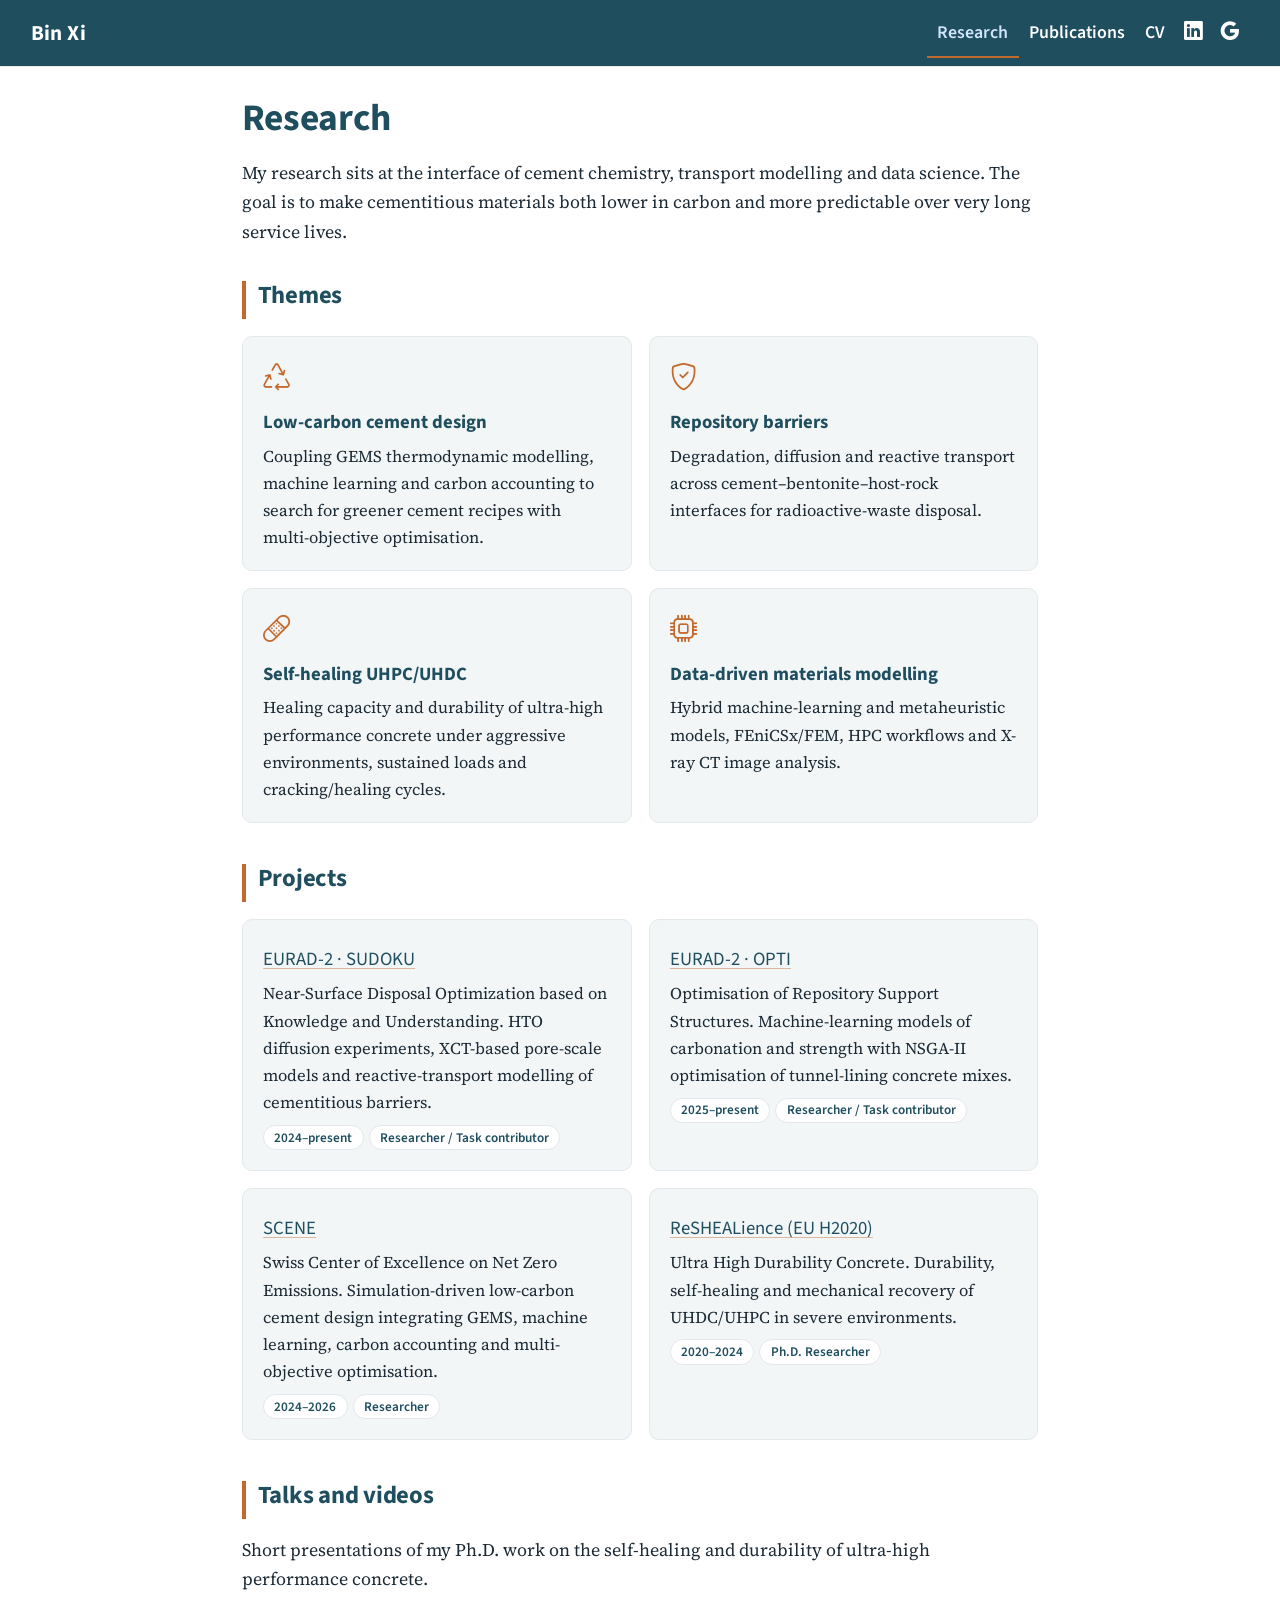
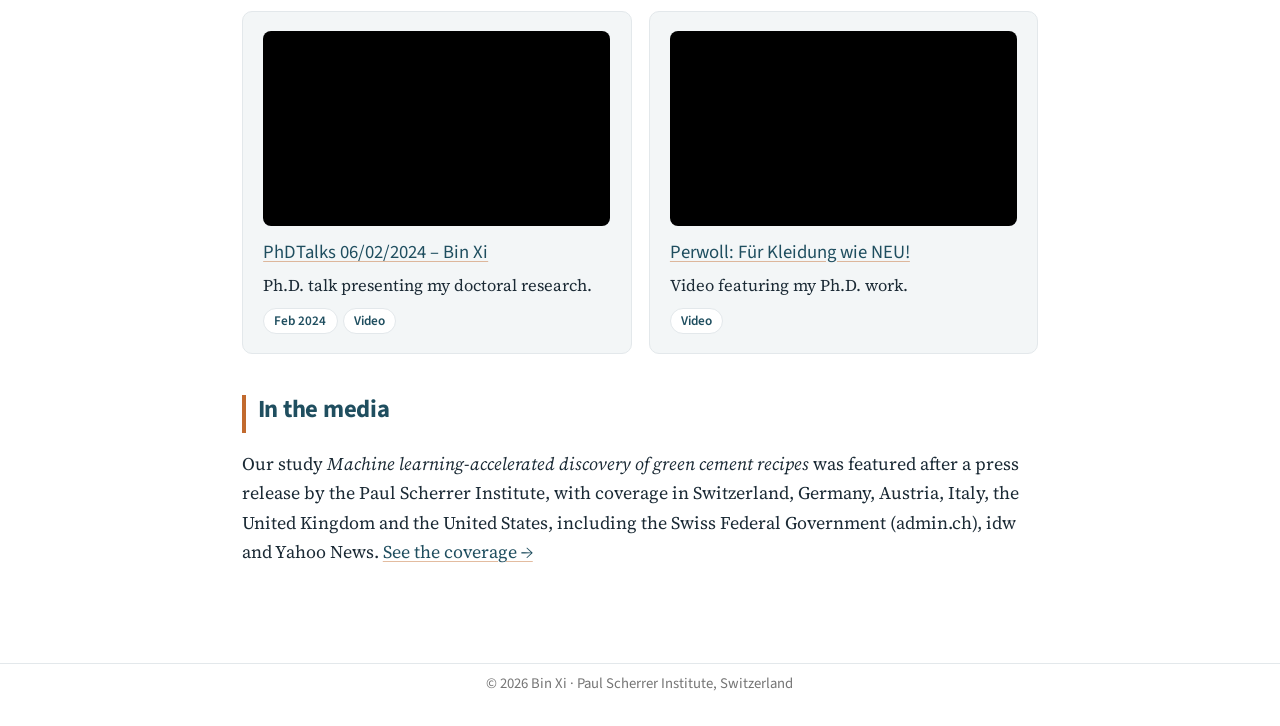
<file: research/index.html>
<!DOCTYPE html>
<html xmlns="http://www.w3.org/1999/xhtml" lang="en" xml:lang="en"><head>

<meta charset="utf-8">
<meta name="generator" content="quarto-1.10.18">

<meta name="viewport" content="width=device-width, initial-scale=1.0, user-scalable=yes">


<title>Research – Bin Xi</title>
<style>
/* Default styles provided by pandoc.
** See https://pandoc.org/MANUAL.html#variables-for-html for config info.
*/
span.smallcaps{font-variant: small-caps;}
div.columns{display: flex; gap: 1.5em;}
div.column{flex: auto;}
@media screen {
div.columns{gap: min(4vw, 1.5em);}
div.column{overflow-x: auto;}
}
div.hanging-indent{margin-left: 1.5em; text-indent: -1.5em;}
ul.task-list{list-style: none;}
ul.task-list li input[type="checkbox"] {
  width: 0.8em;
  margin: 0 0.8em 0.2em -1em; /* quarto-specific, see https://github.com/quarto-dev/quarto-cli/issues/4556 */ 
  vertical-align: middle;
}
</style>


<script src="../site_libs/quarto-nav/quarto-nav.js"></script>
<script src="../site_libs/quarto-nav/headroom.min.js"></script>
<link href="../img/profile.jpg" rel="icon" type="image/jpeg">
<script src="../site_libs/clipboard/clipboard.min.js"></script>
<script src="../site_libs/quarto-html/quarto.js" type="module"></script>
<script src="../site_libs/quarto-html/tabsets/tabsets.js" type="module"></script>
<script src="../site_libs/quarto-html/popper.min.js"></script>
<script src="../site_libs/quarto-html/tippy.umd.min.js"></script>
<script src="../site_libs/quarto-html/anchor.min.js"></script>
<link href="../site_libs/quarto-html/tippy.css" rel="stylesheet">
<link href="../site_libs/quarto-html/quarto-syntax-highlighting-64a204ab8560d761af7679ceaba22944.css" rel="stylesheet" id="quarto-text-highlighting-styles">
<script src="../site_libs/bootstrap/bootstrap.min.js"></script>
<link href="../site_libs/bootstrap/bootstrap-icons.css" rel="stylesheet">
<link href="../site_libs/bootstrap/bootstrap-9de91b221978290f16c9a20ebdb90297.min.css" rel="stylesheet" append-hash="true" id="quarto-bootstrap" data-mode="light">
<script id="quarto-search-options" type="application/json">{
  "language": {
    "search-no-results-text": "No results",
    "search-matching-documents-text": "matching documents",
    "search-copy-link-title": "Copy link to search",
    "search-hide-matches-text": "Hide additional matches",
    "search-more-match-text": "more match in this document",
    "search-more-matches-text": "more matches in this document",
    "search-clear-button-title": "Clear",
    "search-text-placeholder": "",
    "search-detached-cancel-button-title": "Cancel",
    "search-submit-button-title": "Submit",
    "search-label": "Search"
  }
}</script>
<link rel="preconnect" href="https://fonts.googleapis.com">
<link rel="stylesheet" href="https://fonts.googleapis.com/css2?family=Source+Sans+3:wght@400;600;700&amp;family=Source+Serif+4:opsz,wght@8..60,400;8..60,600&amp;display=swap">


<link rel="stylesheet" href="../styles.css">
</head>

<body class="nav-fixed fullcontent quarto-light">

<div id="quarto-search-results"></div>
  <header id="quarto-header" class="headroom fixed-top">
    <nav class="navbar navbar-expand-lg " data-bs-theme="dark">
      <div class="navbar-container container-fluid">
      <div class="navbar-brand-container mx-auto">
    <a class="navbar-brand" href="../index.html">
    <span class="navbar-title">Bin Xi</span>
    </a>
  </div>
          <button class="navbar-toggler" type="button" data-bs-toggle="collapse" data-bs-target="#navbarCollapse" aria-controls="navbarCollapse" role="menu" aria-expanded="false" aria-label="Toggle navigation" onclick="if (window.quartoToggleHeadroom) { window.quartoToggleHeadroom(); }">
  <span class="navbar-toggler-icon"></span>
</button>
          <div class="collapse navbar-collapse" id="navbarCollapse">
            <ul class="navbar-nav navbar-nav-scroll ms-auto">
  <li class="nav-item">
    <a class="nav-link active" href="../research/index.html" aria-current="page"> 
<span class="menu-text">Research</span></a>
  </li>  
  <li class="nav-item">
    <a class="nav-link" href="../publications/index.html"> 
<span class="menu-text">Publications</span></a>
  </li>  
  <li class="nav-item">
    <a class="nav-link" href="../cv/index.html"> 
<span class="menu-text">CV</span></a>
  </li>  
  <li class="nav-item compact">
    <a class="nav-link" href="https://www.linkedin.com/in/bin-xi-845126198/"> <i class="bi bi-linkedin" role="img" aria-label="LinkedIn">
</i> 
<span class="menu-text"></span></a>
  </li>  
  <li class="nav-item compact">
    <a class="nav-link" href="https://scholar.google.com.hk/citations?user=9k0KQtoAAAAJ&amp;hl=en"> <i class="bi bi-google" role="img" aria-label="Google Scholar">
</i> 
<span class="menu-text"></span></a>
  </li>  
</ul>
          </div> <!-- /navcollapse -->
            <div class="quarto-navbar-tools">
</div>
      </div> <!-- /container-fluid -->
    </nav>
</header>
<!-- content -->
<div id="quarto-content" class="quarto-container page-columns page-rows-contents page-layout-article page-navbar">
<!-- sidebar -->
<!-- margin-sidebar -->
    
<!-- main -->
<main class="content" id="quarto-document-content">

<header id="title-block-header" class="quarto-title-block default">
<div class="quarto-title">
<h1 class="title">Research</h1>
</div>



<div class="quarto-title-meta">

    
  
    
  </div>
  


</header>


<p>My research sits at the interface of cement chemistry, transport modelling and data science. The goal is to make cementitious materials both lower in carbon and more predictable over very long service lives.</p>
<section id="themes" class="level2">
<h2 class="anchored" data-anchor-id="themes">Themes</h2>
<div class="card-grid">
<div class="rcard">
<i class="bi bi-recycle"></i><span class="card-title">Low-carbon cement design</span>
<p>
Coupling GEMS thermodynamic modelling, machine learning and carbon accounting to search for greener cement recipes with multi-objective optimisation.
</p>
</div>
<div class="rcard">
<i class="bi bi-shield-check"></i><span class="card-title">Repository barriers</span>
<p>
Degradation, diffusion and reactive transport across cement–bentonite–host-rock interfaces for radioactive-waste disposal.
</p>
</div>
<div class="rcard">
<i class="bi bi-bandaid"></i><span class="card-title">Self-healing UHPC/UHDC</span>
<p>
Healing capacity and durability of ultra-high performance concrete under aggressive environments, sustained loads and cracking/healing cycles.
</p>
</div>
<div class="rcard">
<i class="bi bi-cpu"></i><span class="card-title">Data-driven materials modelling</span>
<p>
Hybrid machine-learning and metaheuristic models, FEniCSx/FEM, HPC workflows and X-ray CT image analysis.
</p>
</div>
</div>
</section>
<section id="projects" class="level2">
<h2 class="anchored" data-anchor-id="projects">Projects</h2>
<div class="card-grid">
<div class="rcard">
<span class="card-title"><a href="https://www.ejp-eurad.eu/">EURAD-2 · SUDOKU</a></span>
<p>
Near-Surface Disposal Optimization based on Knowledge and Understanding. HTO diffusion experiments, XCT-based pore-scale models and reactive-transport modelling of cementitious barriers.
</p>
<span class="tag">2024–present</span><span class="tag">Researcher / Task contributor</span>
</div>
<div class="rcard">
<span class="card-title"><a href="https://www.ejp-eurad.eu/">EURAD-2 · OPTI</a></span>
<p>
Optimisation of Repository Support Structures. Machine-learning models of carbonation and strength with NSGA-II optimisation of tunnel-lining concrete mixes.
</p>
<span class="tag">2025–present</span><span class="tag">Researcher / Task contributor</span>
</div>
<div class="rcard">
<span class="card-title"><a href="https://www.scene-project.ch/">SCENE</a></span>
<p>
Swiss Center of Excellence on Net Zero Emissions. Simulation-driven low-carbon cement design integrating GEMS, machine learning, carbon accounting and multi-objective optimisation.
</p>
<span class="tag">2024–2026</span><span class="tag">Researcher</span>
</div>
<div class="rcard">
<span class="card-title"><a href="https://uhdc.eu/">ReSHEALience (EU H2020)</a></span>
<p>
Ultra High Durability Concrete. Durability, self-healing and mechanical recovery of UHDC/UHPC in severe environments.
</p>
<span class="tag">2020–2024</span><span class="tag">Ph.D.&nbsp;Researcher</span>
</div>
</div>
</section>
<section id="talks-and-videos" class="level2">
<h2 class="anchored" data-anchor-id="talks-and-videos">Talks and videos</h2>
<p>Short presentations of my Ph.D.&nbsp;work on the self-healing and durability of ultra-high performance concrete.</p>
<div class="card-grid">
<div class="rcard">
<div class="video-wrap">
<iframe src="https://www.youtube-nocookie.com/embed/-aVcs7i1EV4" title="PhDTalks 06/02/2024 - Bin Xi" loading="lazy" allowfullscreen="">
</iframe>
</div>
<span class="card-title"><a href="https://www.youtube.com/watch?v=-aVcs7i1EV4">PhDTalks 06/02/2024 – Bin Xi</a></span>
<p>
Ph.D.&nbsp;talk presenting my doctoral research.
</p>
<span class="tag">Feb 2024</span><span class="tag">Video</span>
</div>
<div class="rcard">
<div class="video-wrap">
<iframe src="https://www.youtube-nocookie.com/embed/Kpg7IOxvf2w" title="Perwoll: Für Kleidung wie NEU!" loading="lazy" allowfullscreen="">
</iframe>
</div>
<span class="card-title"><a href="https://www.youtube.com/watch?v=Kpg7IOxvf2w">Perwoll: Für Kleidung wie NEU!</a></span>
<p>
Video featuring my Ph.D.&nbsp;work.
</p>
<span class="tag">Video</span>
</div>
</div>
</section>
<section id="in-the-media" class="level2">
<h2 class="anchored" data-anchor-id="in-the-media">In the media</h2>
<p>Our study <em>Machine learning-accelerated discovery of green cement recipes</em> was featured after a press release by the Paul Scherrer Institute, with coverage in Switzerland, Germany, Austria, Italy, the United Kingdom and the United States, including the Swiss Federal Government (admin.ch), idw and Yahoo News. <a href="https://www.linkedin.com/feed/update/urn:li:share:7341001446038908931/">See the coverage →</a></p>


</section>

</main> <!-- /main -->
<script id="quarto-html-after-body" type="application/javascript">
  window.document.addEventListener("DOMContentLoaded", function (event) {
    const icon = "";
    const anchorJS = new window.AnchorJS();
    anchorJS.options = {
      placement: 'right',
      icon: icon
    };
    anchorJS.add('.anchored');
    const isCodeAnnotation = (el) => {
      for (const clz of el.classList) {
        if (clz.startsWith('code-annotation-')) {                     
          return true;
        }
      }
      return false;
    }
    const onCopySuccess = function(e) {
      // button target
      const button = e.trigger;
      // don't keep focus
      button.blur();
      // flash "checked"
      button.classList.add('code-copy-button-checked');
      var currentTitle = button.getAttribute("title");
      button.setAttribute("title", "Copied!");
      let tooltip;
      if (window.bootstrap) {
        button.setAttribute("data-bs-toggle", "tooltip");
        button.setAttribute("data-bs-placement", "left");
        button.setAttribute("data-bs-title", "Copied!");
        tooltip = new bootstrap.Tooltip(button, 
          { trigger: "manual", 
            customClass: "code-copy-button-tooltip",
            offset: [0, -8]});
        tooltip.show();    
      }
      setTimeout(function() {
        if (tooltip) {
          tooltip.hide();
          button.removeAttribute("data-bs-title");
          button.removeAttribute("data-bs-toggle");
          button.removeAttribute("data-bs-placement");
        }
        button.setAttribute("title", currentTitle);
        button.classList.remove('code-copy-button-checked');
      }, 1000);
      // clear code selection
      e.clearSelection();
    }
    const getTextToCopy = function(trigger) {
      const outerScaffold = trigger.parentElement.cloneNode(true);
      const codeEl = outerScaffold.querySelector('code');
      for (const childEl of codeEl.children) {
        if (isCodeAnnotation(childEl)) {
          childEl.remove();
        }
      }
      return codeEl.innerText;
    }
    const clipboard = new window.ClipboardJS('.code-copy-button:not([data-in-quarto-modal])', {
      text: getTextToCopy
    });
    clipboard.on('success', onCopySuccess);
    if (window.document.getElementById('quarto-embedded-source-code-modal')) {
      const clipboardModal = new window.ClipboardJS('.code-copy-button[data-in-quarto-modal]', {
        text: getTextToCopy,
        container: window.document.getElementById('quarto-embedded-source-code-modal')
      });
      clipboardModal.on('success', onCopySuccess);
    }
      var localhostRegex = new RegExp(/^(?:http|https):\/\/localhost\:?[0-9]*\//);
      var mailtoRegex = new RegExp(/^mailto:/);
        var filterRegex = new RegExp('/' + window.location.host + '/');
      var isInternal = (href) => {
          return filterRegex.test(href) || localhostRegex.test(href) || mailtoRegex.test(href);
      }
      // Inspect non-navigation links and adorn them if external
     var links = window.document.querySelectorAll('a[href]:not(.nav-link):not(.navbar-brand):not(.toc-action):not(.sidebar-link):not(.sidebar-item-toggle):not(.pagination-link):not(.no-external):not([aria-hidden]):not(.dropdown-item):not(.quarto-navigation-tool):not(.about-link)');
      for (var i=0; i<links.length; i++) {
        const link = links[i];
        if (!isInternal(link.href)) {
          // undo the damage that might have been done by quarto-nav.js in the case of
          // links that we want to consider external
          if (link.dataset.originalHref !== undefined) {
            link.href = link.dataset.originalHref;
          }
        }
      }
    function tippyHover(el, contentFn, onTriggerFn, onUntriggerFn) {
      const config = {
        allowHTML: true,
        maxWidth: 500,
        delay: 100,
        arrow: false,
        appendTo: function(el) {
            return el.parentElement;
        },
        interactive: true,
        interactiveBorder: 10,
        theme: 'quarto',
        placement: 'bottom-start',
      };
      if (contentFn) {
        config.content = contentFn;
      }
      if (onTriggerFn) {
        config.onTrigger = onTriggerFn;
      }
      if (onUntriggerFn) {
        config.onUntrigger = onUntriggerFn;
      }
      window.tippy(el, config); 
    }
    const noterefs = window.document.querySelectorAll('a[role="doc-noteref"]');
    for (var i=0; i<noterefs.length; i++) {
      const ref = noterefs[i];
      tippyHover(ref, function() {
        // use id or data attribute instead here
        let href = ref.getAttribute('data-footnote-href') || ref.getAttribute('href');
        try { href = new URL(href).hash; } catch {}
        const id = href.replace(/^#\/?/, "");
        const note = window.document.getElementById(id);
        if (note) {
          return note.innerHTML;
        } else {
          return "";
        }
      });
    }
    const xrefs = window.document.querySelectorAll('a.quarto-xref');
    const processXRef = (id, note) => {
      // Strip column container classes
      const stripColumnClz = (el) => {
        el.classList.remove("page-full", "page-columns");
        if (el.children) {
          for (const child of el.children) {
            stripColumnClz(child);
          }
        }
      }
      stripColumnClz(note)
      if (id === null || id.startsWith('sec-')) {
        // Special case sections, only their first couple elements
        const container = document.createElement("div");
        if (note.children && note.children.length > 2) {
          container.appendChild(note.children[0].cloneNode(true));
          for (let i = 1; i < note.children.length; i++) {
            const child = note.children[i];
            if (child.tagName === "P" && child.innerText === "") {
              continue;
            } else {
              container.appendChild(child.cloneNode(true));
              break;
            }
          }
          if (window.Quarto?.typesetMath) {
            window.Quarto.typesetMath(container);
          }
          return container.innerHTML
        } else {
          if (window.Quarto?.typesetMath) {
            window.Quarto.typesetMath(note);
          }
          return note.innerHTML;
        }
      } else {
        // Remove any anchor links if they are present
        const anchorLink = note.querySelector('a.anchorjs-link');
        if (anchorLink) {
          anchorLink.remove();
        }
        if (window.Quarto?.typesetMath) {
          window.Quarto.typesetMath(note);
        }
        if (note.classList.contains("callout")) {
          return note.outerHTML;
        } else {
          return note.innerHTML;
        }
      }
    }
    for (var i=0; i<xrefs.length; i++) {
      const xref = xrefs[i];
      tippyHover(xref, undefined, function(instance) {
        instance.disable();
        let url = xref.getAttribute('href');
        let hash = undefined; 
        if (url.startsWith('#')) {
          hash = url;
        } else {
          try { hash = new URL(url).hash; } catch {}
        }
        if (hash) {
          const id = hash.replace(/^#\/?/, "");
          const note = window.document.getElementById(id);
          if (note !== null) {
            try {
              const html = processXRef(id, note.cloneNode(true));
              instance.setContent(html);
            } finally {
              instance.enable();
              instance.show();
            }
          } else {
            // See if we can fetch this
            fetch(url.split('#')[0])
            .then(res => res.text())
            .then(html => {
              const parser = new DOMParser();
              const htmlDoc = parser.parseFromString(html, "text/html");
              const note = htmlDoc.getElementById(id);
              if (note !== null) {
                const html = processXRef(id, note);
                instance.setContent(html);
              } 
            }).finally(() => {
              instance.enable();
              instance.show();
            });
          }
        } else {
          // See if we can fetch a full url (with no hash to target)
          // This is a special case and we should probably do some content thinning / targeting
          fetch(url)
          .then(res => res.text())
          .then(html => {
            const parser = new DOMParser();
            const htmlDoc = parser.parseFromString(html, "text/html");
            const note = htmlDoc.querySelector('main.content');
            if (note !== null) {
              // This should only happen for chapter cross references
              // (since there is no id in the URL)
              // remove the first header
              if (note.children.length > 0 && note.children[0].tagName === "HEADER") {
                note.children[0].remove();
              }
              const html = processXRef(null, note);
              instance.setContent(html);
            } 
          }).finally(() => {
            instance.enable();
            instance.show();
          });
        }
      }, function(instance) {
      });
    }
        let selectedAnnoteEl;
        const selectorForAnnotation = ( cell, annotation) => {
          let cellAttr = 'data-code-cell="' + cell + '"';
          let lineAttr = 'data-code-annotation="' +  annotation + '"';
          const selector = 'span[' + cellAttr + '][' + lineAttr + ']';
          return selector;
        }
        const selectCodeLines = (annoteEl) => {
          const doc = window.document;
          const targetCell = annoteEl.getAttribute("data-target-cell");
          const targetAnnotation = annoteEl.getAttribute("data-target-annotation");
          const annoteSpan = window.document.querySelector(selectorForAnnotation(targetCell, targetAnnotation));
          const lines = annoteSpan.getAttribute("data-code-lines").split(",");
          const lineIds = lines.map((line) => {
            return targetCell + "-" + line;
          })
          let top = null;
          let height = null;
          let parent = null;
          if (lineIds.length > 0) {
              //compute the position of the single el (top and bottom and make a div)
              const el = window.document.getElementById(lineIds[0]);
              top = el.offsetTop;
              height = el.offsetHeight;
              parent = el.parentElement.parentElement;
            if (lineIds.length > 1) {
              const lastEl = window.document.getElementById(lineIds[lineIds.length - 1]);
              const bottom = lastEl.offsetTop + lastEl.offsetHeight;
              height = bottom - top;
            }
            if (top !== null && height !== null && parent !== null) {
              // cook up a div (if necessary) and position it 
              let div = window.document.getElementById("code-annotation-line-highlight");
              if (div === null) {
                div = window.document.createElement("div");
                div.setAttribute("id", "code-annotation-line-highlight");
                div.style.position = 'absolute';
                parent.appendChild(div);
              }
              div.style.top = top - 2 + "px";
              div.style.height = height + 4 + "px";
              div.style.left = 0;
              let gutterDiv = window.document.getElementById("code-annotation-line-highlight-gutter");
              if (gutterDiv === null) {
                gutterDiv = window.document.createElement("div");
                gutterDiv.setAttribute("id", "code-annotation-line-highlight-gutter");
                gutterDiv.style.position = 'absolute';
                const codeCell = window.document.getElementById(targetCell);
                const gutter = codeCell.querySelector('.code-annotation-gutter');
                gutter.appendChild(gutterDiv);
              }
              gutterDiv.style.top = top - 2 + "px";
              gutterDiv.style.height = height + 4 + "px";
            }
            selectedAnnoteEl = annoteEl;
          }
        };
        const unselectCodeLines = () => {
          const elementsIds = ["code-annotation-line-highlight", "code-annotation-line-highlight-gutter"];
          elementsIds.forEach((elId) => {
            const div = window.document.getElementById(elId);
            if (div) {
              div.remove();
            }
          });
          selectedAnnoteEl = undefined;
        };
          // Handle positioning of the toggle
      window.addEventListener(
        "resize",
        throttle(() => {
          elRect = undefined;
          if (selectedAnnoteEl) {
            selectCodeLines(selectedAnnoteEl);
          }
        }, 10)
      );
      function throttle(fn, ms) {
      let throttle = false;
      let timer;
        return (...args) => {
          if(!throttle) { // first call gets through
              fn.apply(this, args);
              throttle = true;
          } else { // all the others get throttled
              if(timer) clearTimeout(timer); // cancel #2
              timer = setTimeout(() => {
                fn.apply(this, args);
                timer = throttle = false;
              }, ms);
          }
        };
      }
        // Attach click handler to the DT
        const annoteDls = window.document.querySelectorAll('dt[data-target-cell]');
        for (const annoteDlNode of annoteDls) {
          annoteDlNode.addEventListener('click', (event) => {
            const clickedEl = event.target;
            if (clickedEl !== selectedAnnoteEl) {
              unselectCodeLines();
              const activeEl = window.document.querySelector('dt[data-target-cell].code-annotation-active');
              if (activeEl) {
                activeEl.classList.remove('code-annotation-active');
              }
              selectCodeLines(clickedEl);
              clickedEl.classList.add('code-annotation-active');
            } else {
              // Unselect the line
              unselectCodeLines();
              clickedEl.classList.remove('code-annotation-active');
            }
          });
        }
    const findCites = (el) => {
      const parentEl = el.parentElement;
      if (parentEl) {
        const cites = parentEl.dataset.cites;
        if (cites) {
          return {
            el,
            cites: cites.split(' ')
          };
        } else {
          return findCites(el.parentElement)
        }
      } else {
        return undefined;
      }
    };
    var bibliorefs = window.document.querySelectorAll('a[role="doc-biblioref"]');
    for (var i=0; i<bibliorefs.length; i++) {
      const ref = bibliorefs[i];
      const citeInfo = findCites(ref);
      if (citeInfo) {
        tippyHover(citeInfo.el, function() {
          var popup = window.document.createElement('div');
          citeInfo.cites.forEach(function(cite) {
            var citeDiv = window.document.createElement('div');
            citeDiv.classList.add('hanging-indent');
            citeDiv.classList.add('csl-entry');
            var biblioDiv = window.document.getElementById('ref-' + cite);
            if (biblioDiv) {
              citeDiv.innerHTML = biblioDiv.innerHTML;
            }
            popup.appendChild(citeDiv);
          });
          return popup.innerHTML;
        });
      }
    }
  });
  </script>
</div> <!-- /content -->
<footer class="footer">
  <div class="nav-footer">
    <div class="nav-footer-left">
      &nbsp;
    </div>   
    <div class="nav-footer-center">
<p>© 2026 Bin Xi · Paul Scherrer Institute, Switzerland</p>
</div>
    <div class="nav-footer-right">
      &nbsp;
    </div>
  </div>
</footer>




</body></html>
</file>
<file: site_libs/quarto-html/tippy.css>
.tippy-box[data-animation=fade][data-state=hidden]{opacity:0}[data-tippy-root]{max-width:calc(100vw - 10px)}.tippy-box{position:relative;background-color:#333;color:#fff;border-radius:4px;font-size:14px;line-height:1.4;white-space:normal;outline:0;transition-property:transform,visibility,opacity}.tippy-box[data-placement^=top]>.tippy-arrow{bottom:0}.tippy-box[data-placement^=top]>.tippy-arrow:before{bottom:-7px;left:0;border-width:8px 8px 0;border-top-color:initial;transform-origin:center top}.tippy-box[data-placement^=bottom]>.tippy-arrow{top:0}.tippy-box[data-placement^=bottom]>.tippy-arrow:before{top:-7px;left:0;border-width:0 8px 8px;border-bottom-color:initial;transform-origin:center bottom}.tippy-box[data-placement^=left]>.tippy-arrow{right:0}.tippy-box[data-placement^=left]>.tippy-arrow:before{border-width:8px 0 8px 8px;border-left-color:initial;right:-7px;transform-origin:center left}.tippy-box[data-placement^=right]>.tippy-arrow{left:0}.tippy-box[data-placement^=right]>.tippy-arrow:before{left:-7px;border-width:8px 8px 8px 0;border-right-color:initial;transform-origin:center right}.tippy-box[data-inertia][data-state=visible]{transition-timing-function:cubic-bezier(.54,1.5,.38,1.11)}.tippy-arrow{width:16px;height:16px;color:#333}.tippy-arrow:before{content:"";position:absolute;border-color:transparent;border-style:solid}.tippy-content{position:relative;padding:5px 9px;z-index:1}
</file>
<file: site_libs/quarto-html/quarto-syntax-highlighting-64a204ab8560d761af7679ceaba22944.css>
/* quarto syntax highlight colors */
:root {
  --quarto-hl-ot-color: #003B4F;
  --quarto-hl-at-color: #657422;
  --quarto-hl-ss-color: #20794D;
  --quarto-hl-an-color: #5E5E5E;
  --quarto-hl-fu-color: #4758AB;
  --quarto-hl-st-color: #20794D;
  --quarto-hl-cf-color: #003B4F;
  --quarto-hl-op-color: #5E5E5E;
  --quarto-hl-er-color: #AD0000;
  --quarto-hl-bn-color: #AD0000;
  --quarto-hl-al-color: #AD0000;
  --quarto-hl-va-color: #111111;
  --quarto-hl-bu-color: inherit;
  --quarto-hl-ex-color: inherit;
  --quarto-hl-pp-color: #AD0000;
  --quarto-hl-in-color: #5E5E5E;
  --quarto-hl-vs-color: #20794D;
  --quarto-hl-wa-color: #5E5E5E;
  --quarto-hl-do-color: #5E5E5E;
  --quarto-hl-im-color: #00769E;
  --quarto-hl-ch-color: #20794D;
  --quarto-hl-dt-color: #AD0000;
  --quarto-hl-fl-color: #AD0000;
  --quarto-hl-co-color: #5E5E5E;
  --quarto-hl-cv-color: #5E5E5E;
  --quarto-hl-cn-color: #8f5902;
  --quarto-hl-sc-color: #5E5E5E;
  --quarto-hl-dv-color: #AD0000;
  --quarto-hl-kw-color: #003B4F;
}

/* other quarto variables */
:root {
  --quarto-font-monospace: SFMono-Regular, Menlo, Monaco, Consolas, "Liberation Mono", "Courier New", monospace;
}

/* syntax highlight based on Pandoc's rules */
pre > code.sourceCode > span {
  color: #003B4F;
}

code.sourceCode > span {
  color: #003B4F;
}

div.sourceCode,
div.sourceCode pre.sourceCode {
  color: #003B4F;
}

/* Normal */
code span {
  color: #003B4F;
}

/* Alert */
code span.al {
  color: #AD0000;
  font-style: inherit;
}

/* Annotation */
code span.an {
  color: #5E5E5E;
  font-style: inherit;
}

/* Attribute */
code span.at {
  color: #657422;
  font-style: inherit;
}

/* BaseN */
code span.bn {
  color: #AD0000;
  font-style: inherit;
}

/* BuiltIn */
code span.bu {
  font-style: inherit;
}

/* ControlFlow */
code span.cf {
  color: #003B4F;
  font-weight: bold;
  font-style: inherit;
}

/* Char */
code span.ch {
  color: #20794D;
  font-style: inherit;
}

/* Constant */
code span.cn {
  color: #8f5902;
  font-style: inherit;
}

/* Comment */
code span.co {
  color: #5E5E5E;
  font-style: inherit;
}

/* CommentVar */
code span.cv {
  color: #5E5E5E;
  font-style: italic;
}

/* Documentation */
code span.do {
  color: #5E5E5E;
  font-style: italic;
}

/* DataType */
code span.dt {
  color: #AD0000;
  font-style: inherit;
}

/* DecVal */
code span.dv {
  color: #AD0000;
  font-style: inherit;
}

/* Error */
code span.er {
  color: #AD0000;
  font-style: inherit;
}

/* Extension */
code span.ex {
  font-style: inherit;
}

/* Float */
code span.fl {
  color: #AD0000;
  font-style: inherit;
}

/* Function */
code span.fu {
  color: #4758AB;
  font-style: inherit;
}

/* Import */
code span.im {
  color: #00769E;
  font-style: inherit;
}

/* Information */
code span.in {
  color: #5E5E5E;
  font-style: inherit;
}

/* Keyword */
code span.kw {
  color: #003B4F;
  font-weight: bold;
  font-style: inherit;
}

/* Operator */
code span.op {
  color: #5E5E5E;
  font-style: inherit;
}

/* Other */
code span.ot {
  color: #003B4F;
  font-style: inherit;
}

/* Preprocessor */
code span.pp {
  color: #AD0000;
  font-style: inherit;
}

/* SpecialChar */
code span.sc {
  color: #5E5E5E;
  font-style: inherit;
}

/* SpecialString */
code span.ss {
  color: #20794D;
  font-style: inherit;
}

/* String */
code span.st {
  color: #20794D;
  font-style: inherit;
}

/* Variable */
code span.va {
  color: #111111;
  font-style: inherit;
}

/* VerbatimString */
code span.vs {
  color: #20794D;
  font-style: inherit;
}

/* Warning */
code span.wa {
  color: #5E5E5E;
  font-style: italic;
}

.prevent-inlining {
  content: "</";
}

/*# sourceMappingURL=9d8d5bb603a83b8298b89080a598c93b.css.map */
</file>
<file: styles.css>
:root {
  --ink: #1b2a35;
  --muted: #5b6b75;
  --brand: #1f4e5f;
  --accent: #c26a2e;
  --rule: #e3e8eb;
  --soft: #f3f6f7;
  --bs-font-sans-serif: 'Source Sans 3', system-ui, sans-serif;
}
body {
  font-family: 'Source Serif 4', Georgia, serif;
  color: var(--ink);
  background: #ffffff;
  font-size: 1.05rem;
  line-height: 1.65;
}
h1, h2, h3, h4, .navbar, .footer, .btn, .tag, .cv-date, .pub-year, .card-title, .news-date, .about-links {
  font-family: 'Source Sans 3', system-ui, sans-serif;
}
h1, h2, h3 { color: var(--brand); font-weight: 700; letter-spacing: -0.01em; }
h1.title { font-size: 2.2rem; }
h2 {
  font-size: 1.45rem;
  margin-top: 2.4rem;
  padding-left: 0.7rem;
  border-left: 4px solid var(--accent);
  border-bottom: none;
}
h3 { font-size: 1.15rem; }
a { color: var(--brand); text-decoration: underline; text-decoration-color: rgba(194,106,46,.45); text-underline-offset: 3px; }
a:hover { color: var(--accent); }
ul { padding-left: 1.2rem; }
li::marker { color: var(--accent); }

/* Navbar */
.navbar { box-shadow: 0 1px 0 rgba(0,0,0,.08); }
.navbar-brand .navbar-title { font-weight: 700; letter-spacing: .02em; }
.navbar .nav-link { font-weight: 600; }
.navbar .nav-link.active { border-bottom: 2px solid var(--accent); }

/* Home (jolla) */
div.quarto-about-jolla .about-image { border: 4px solid #fff; box-shadow: 0 6px 24px rgba(31,78,95,.18); }
div.quarto-about-jolla .about-entity .about-link { color: var(--brand); border-color: var(--rule); }
div.quarto-about-jolla .about-entity .about-link:hover { color: #fff; background: var(--brand); }
.quarto-title .subtitle, div.quarto-about-jolla .subtitle { color: var(--muted); font-family: 'Source Sans 3', sans-serif; }

/* News list */
.news { list-style: none; padding-left: 0; }
.news li { display: grid; grid-template-columns: 7.5rem 1fr; gap: 1rem; padding: .55rem 0; border-bottom: 1px solid var(--rule); }
.news-date { color: var(--accent); font-weight: 600; font-size: .95rem; }
@media (max-width: 576px) { .news li { grid-template-columns: 1fr; gap: .1rem; } }

/* Cards */
.card-grid { display: grid; grid-template-columns: repeat(2, 1fr); gap: 1rem; margin: 1rem 0 1.5rem; }
.rcard { background: var(--soft); border: 1px solid var(--rule); border-radius: 10px; padding: 1.1rem 1.2rem; }
.rcard .bi { font-size: 1.6rem; color: var(--accent); }
.card-title { display: block; font-weight: 700; color: var(--brand); font-size: 1.1rem; margin: .35rem 0 .3rem; }
.rcard p { margin: 0; font-size: .97rem; }
.tag { display: inline-block; font-size: .78rem; font-weight: 600; color: var(--brand); background: #fff; border: 1px solid var(--rule); border-radius: 999px; padding: .05rem .6rem; margin: .5rem .3rem 0 0; }

/* Publications */
.pub-year { color: var(--accent); font-weight: 700; font-size: 1.1rem; margin: 1.6rem 0 .4rem; border-bottom: 1px solid var(--rule); }
.pubs { list-style: none; padding-left: 0; margin: 0; }
.pubs li { padding: .45rem 0; }
.pub-title { font-weight: 600; }
.pub-venue { font-style: italic; color: var(--muted); }

/* CV */
.cv-item { display: grid; grid-template-columns: 9rem 1fr; gap: 1rem; padding: .5rem 0; border-bottom: 1px dashed var(--rule); }
.cv-item p { margin: 0; }
.cv-date { color: var(--accent); font-weight: 600; }
@media (max-width: 576px) { .cv-item { grid-template-columns: 1fr; gap: 0; } }
.btn-cv { display: inline-block; background: var(--brand); color: #fff !important; text-decoration: none; padding: .45rem 1rem; border-radius: 6px; font-weight: 600; }
.btn-cv:hover { background: var(--accent); }

.footer { background: var(--soft); border-top: 1px solid var(--rule); color: var(--muted); }

/* Home layout tweaks */
div.quarto-about-jolla main.content, div.quarto-about-jolla .about-contents { text-align: left; }
.hero-links { display: flex; flex-wrap: wrap; justify-content: center; gap: .6rem; margin: .2rem 0 1.5rem; font-family: 'Source Sans 3', sans-serif; }
.hero-links a { text-decoration: none; border: 1px solid var(--rule); border-radius: 999px; padding: .3rem .9rem; color: var(--brand); font-weight: 600; background: #fff; }
.hero-links a:hover { background: var(--brand); color: #fff; }
@media (max-width: 640px) { .card-grid { grid-template-columns: 1fr; } }
.hero-links a { white-space: nowrap; }
.tag { white-space: nowrap; }
.btn-cv { font-family: 'Source Sans 3', sans-serif; }
.video-wrap { position: relative; padding-top: 56.25%; border-radius: 8px; overflow: hidden; margin-bottom: .6rem; background: #000; }
.video-wrap iframe { position: absolute; inset: 0; width: 100%; height: 100%; border: 0; }
.map-wrap { position: relative; padding-top: 56%; margin-top: 1rem; border: 1px solid var(--rule); border-radius: 10px; overflow: hidden; }
.map-wrap iframe { position: absolute; inset: 0; width: 100%; height: 100%; border: 0; }
</file>
